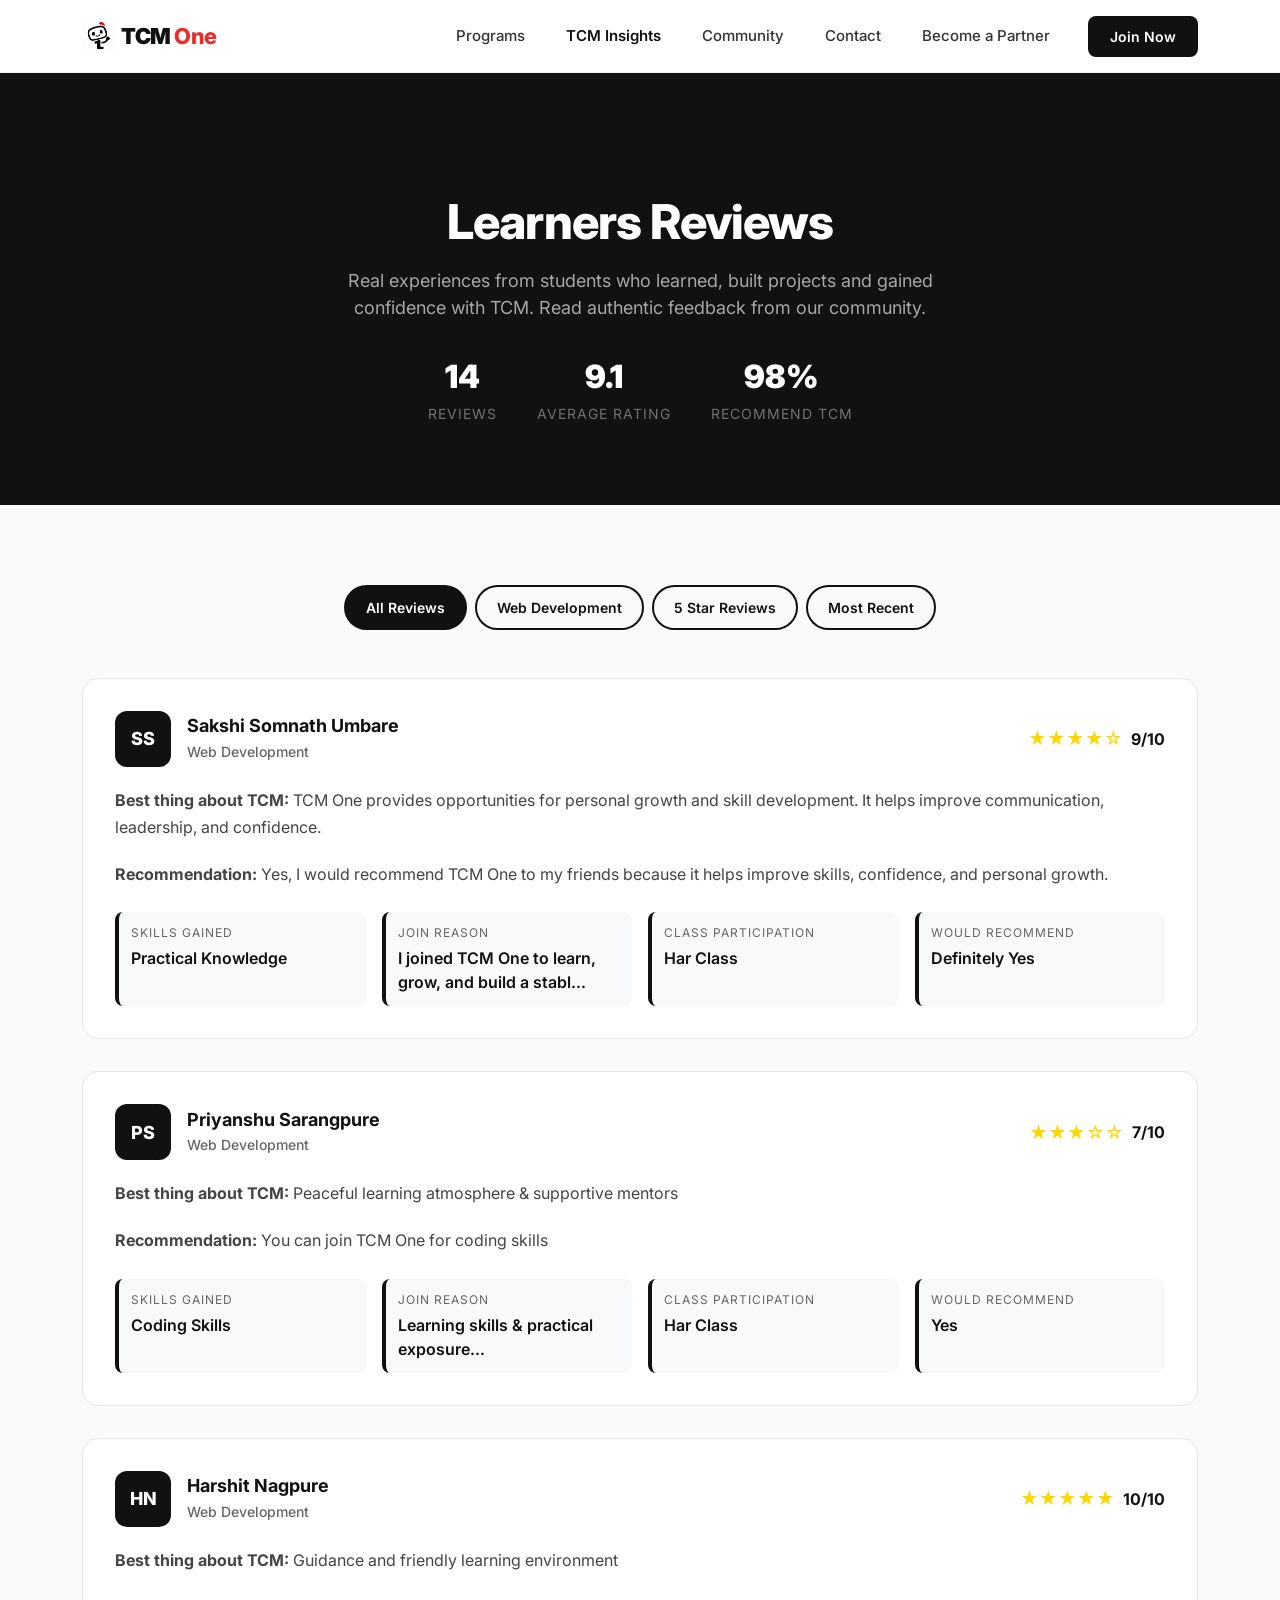
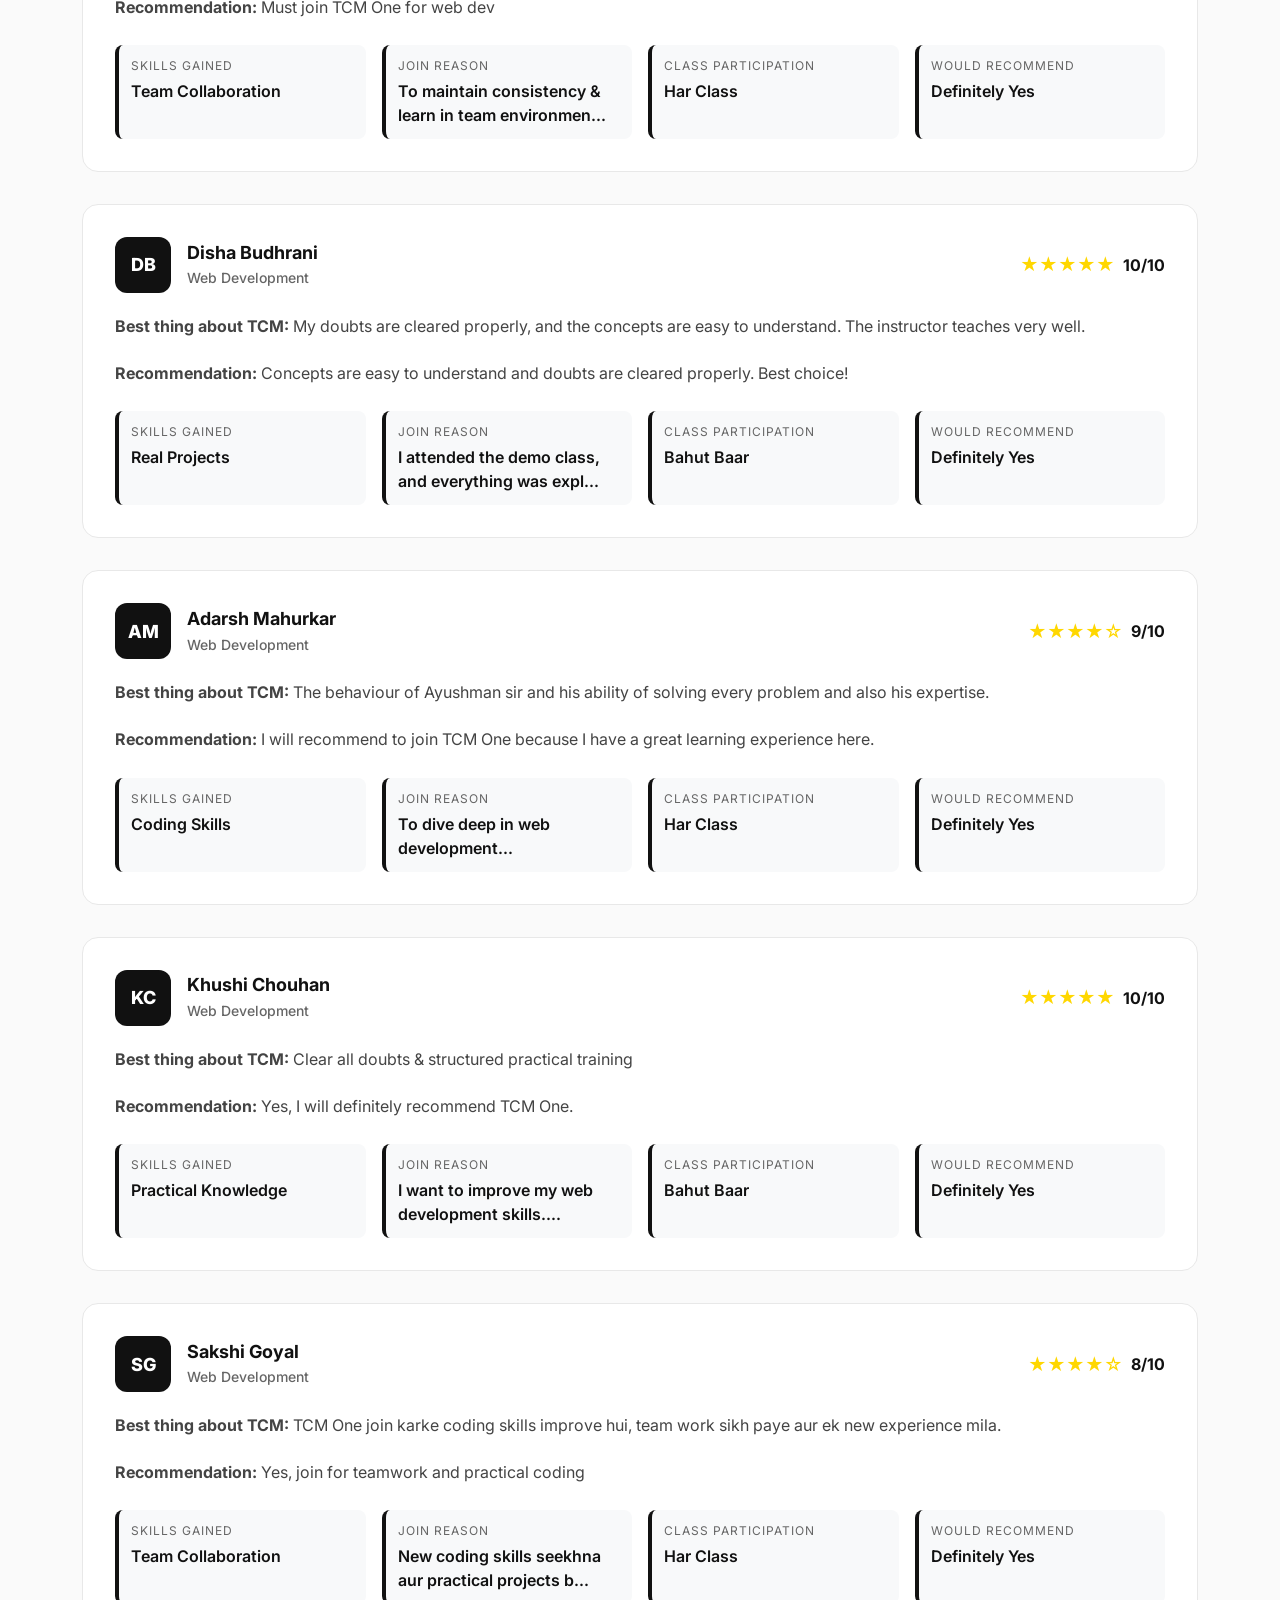
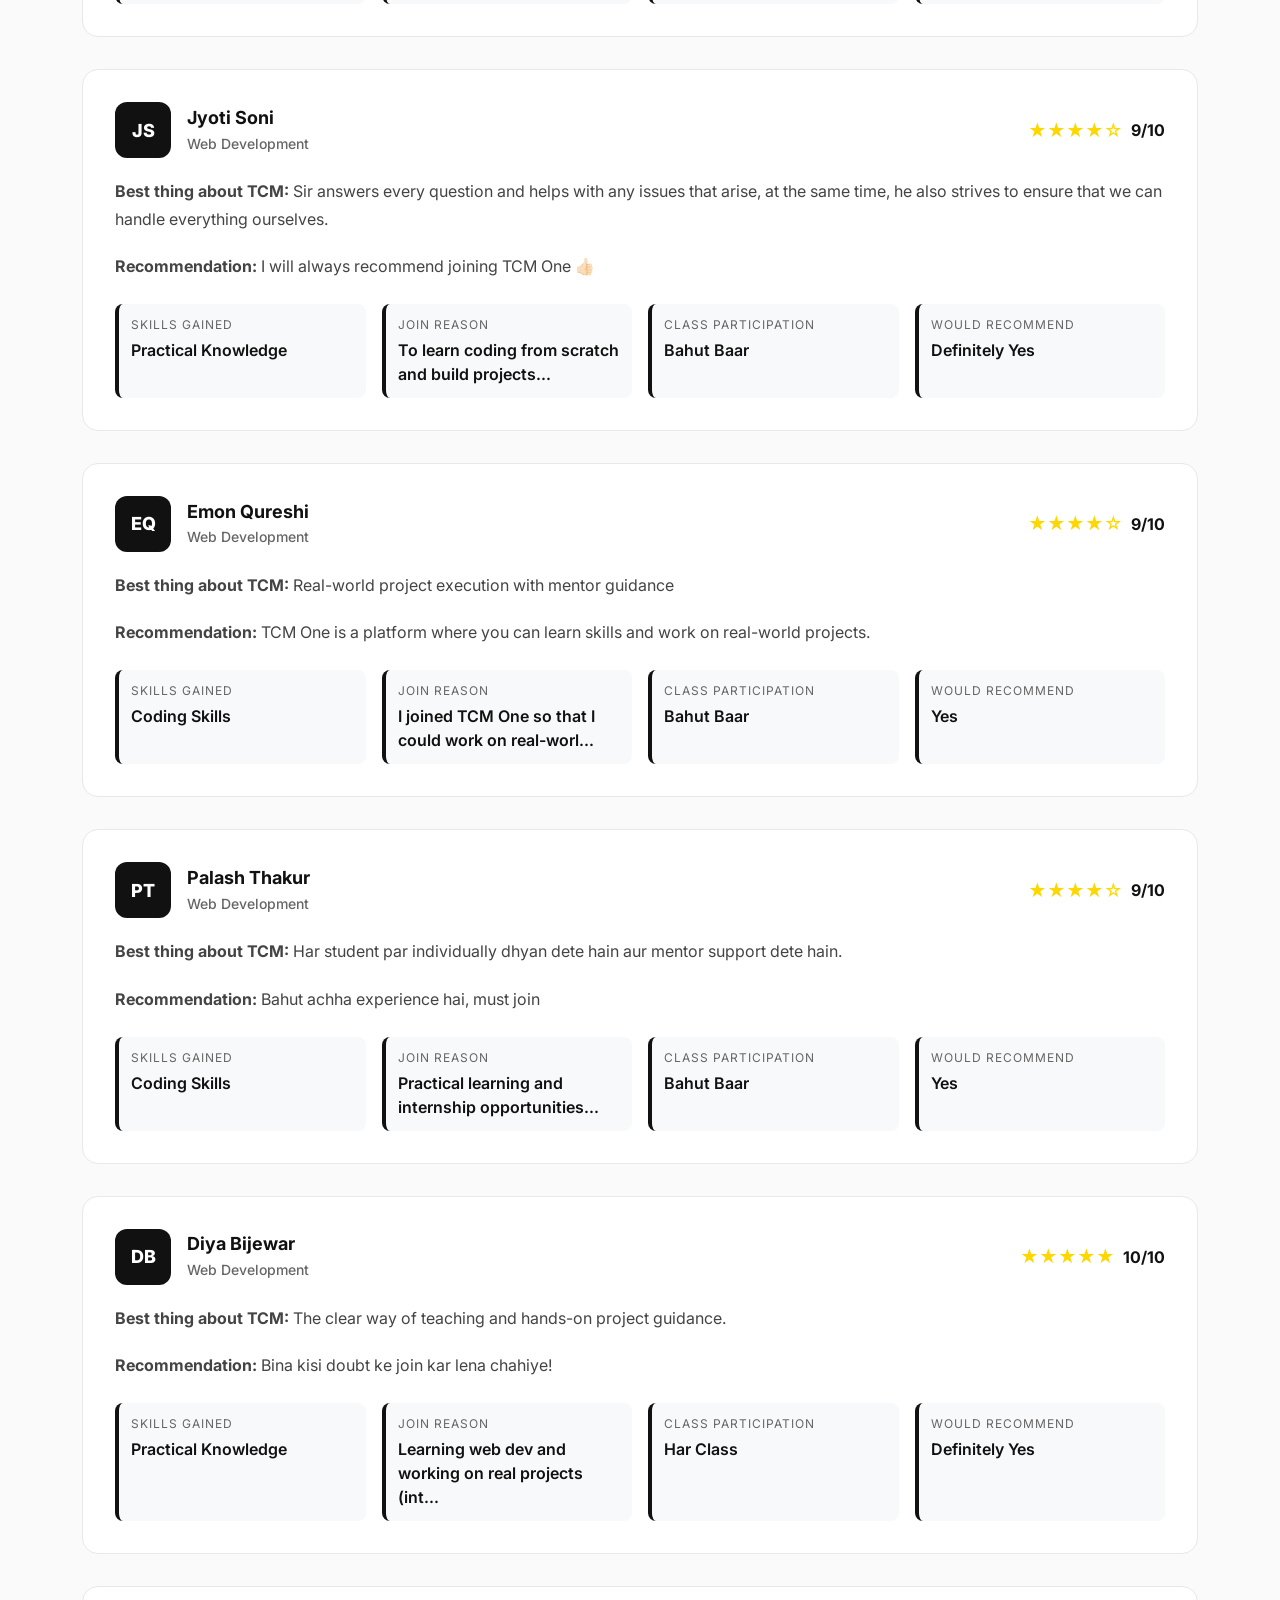
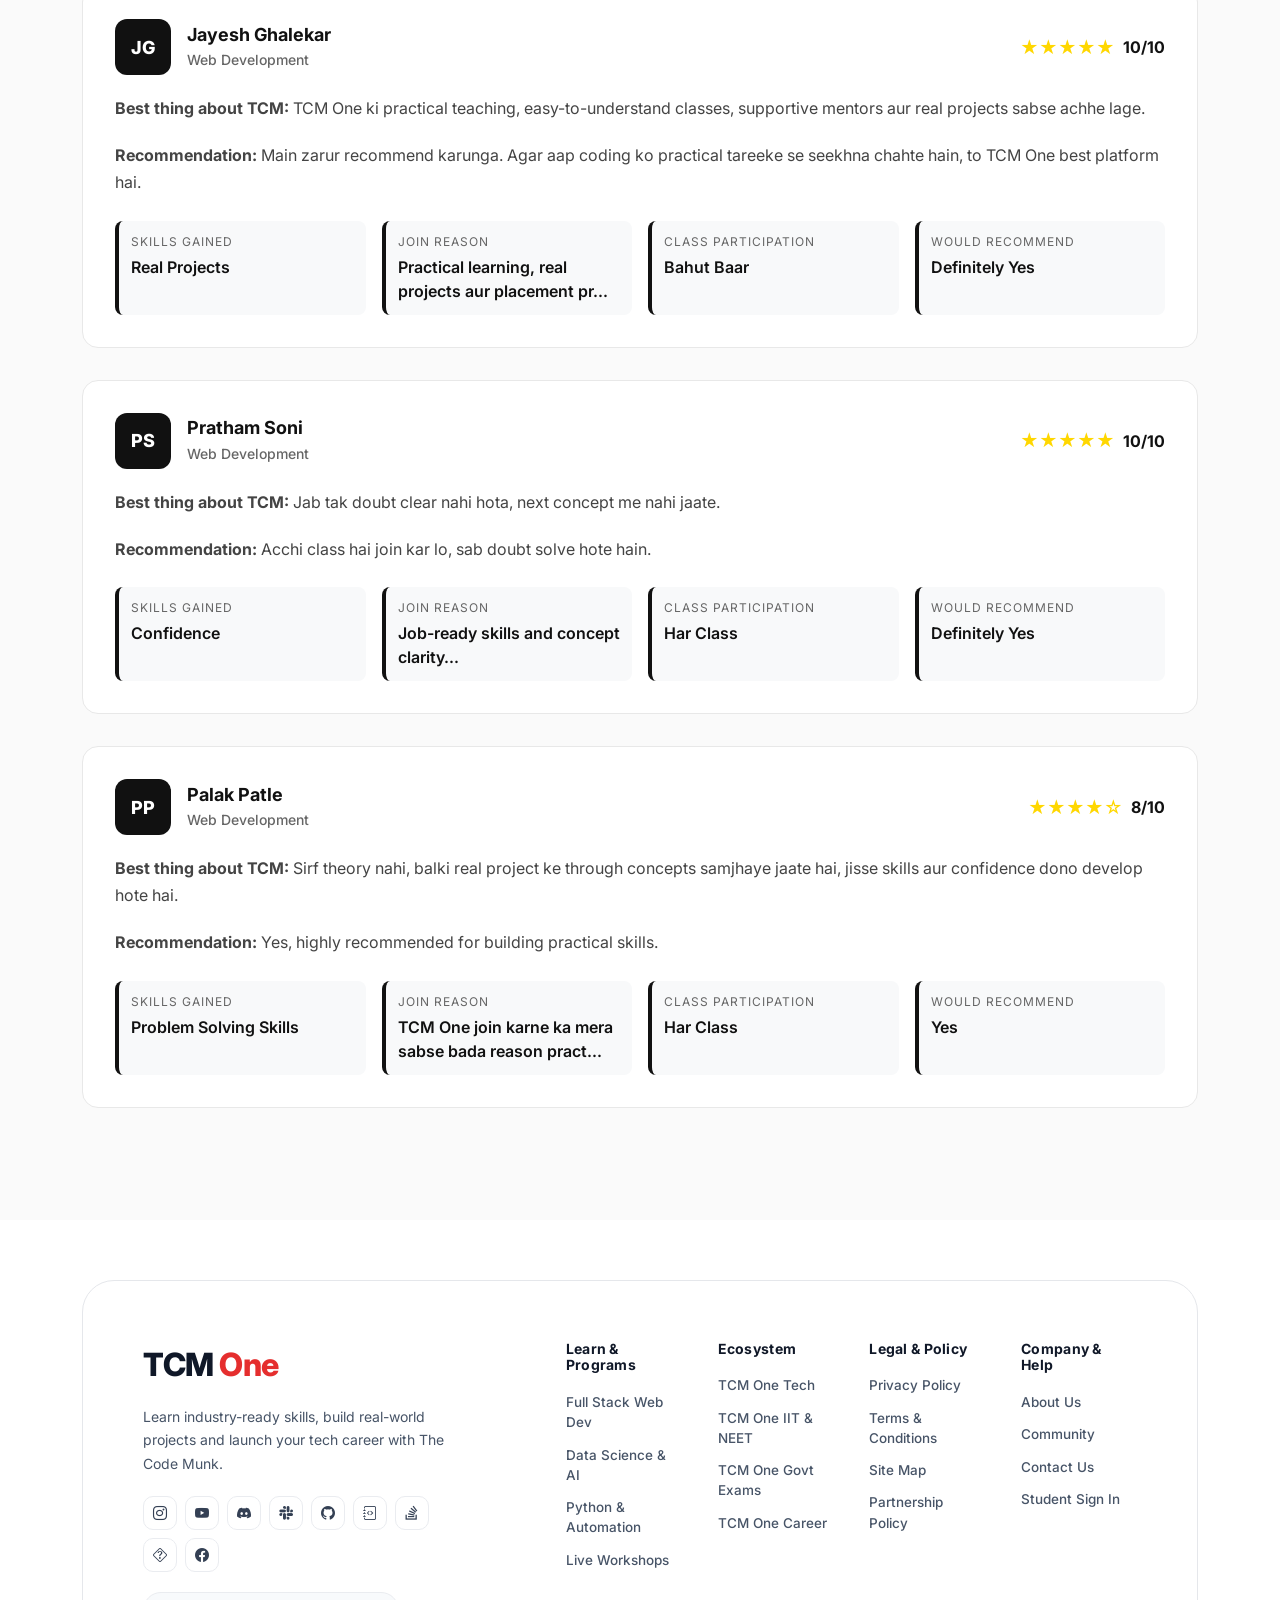
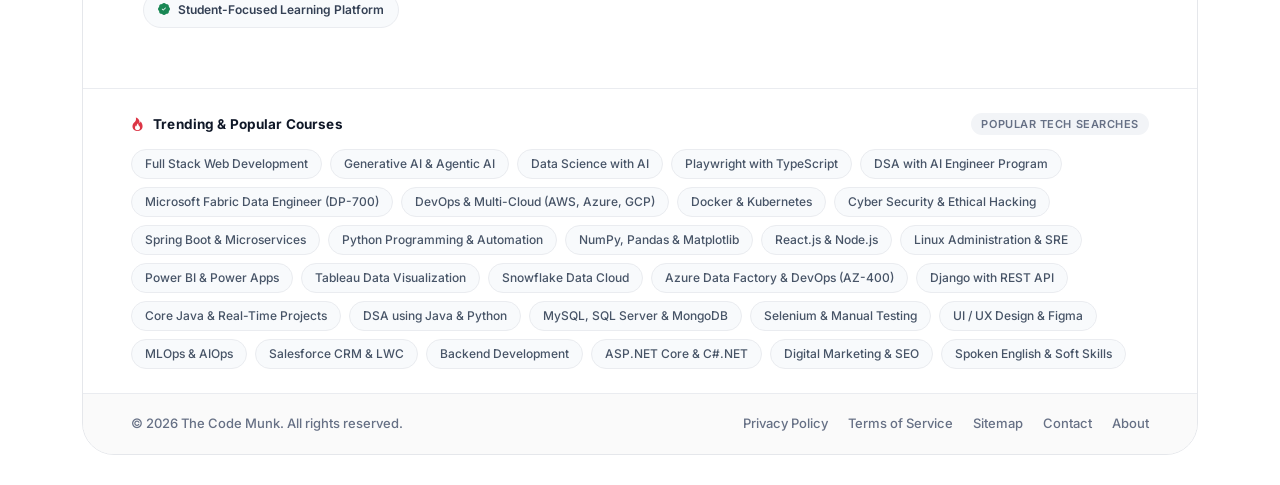
<file: learners-reviews.html>
<!DOCTYPE html>
<html lang="en">
<head>
    <meta charset="UTF-8">
    <meta name="viewport" content="width=device-width, initial-scale=1.0">
    <!-- Favicon & App Icons -->
    <link rel="icon" type="image/svg+xml" href="favicon.svg">
    <link rel="icon" type="image/png" sizes="32x32" href="favicon.png">
    <link rel="shortcut icon" href="favicon.ico">
    <link rel="apple-touch-icon" sizes="180x180" href="assets/logo.png">
    <meta name="description" content="Real student reviews and feedback from TCM learners. See what students say about our web development courses, mentorship and practical learning approach.">
    <meta name="keywords" content="student reviews, TCM feedback, web development course reviews, coding bootcamp reviews">
    <meta name="author" content="TCM - Talent & Career Mission">
    
    <!-- Open Graph -->
    <meta property="og:type" content="website">
    <meta property="og:site_name" content="TCM - Talent & Career Mission">
    <meta property="og:url" content="https://thecodemunk.in/learners-reviews">
    <meta property="og:title" content="Student Reviews - TCM Learners Feedback">
    <meta property="og:description" content="Real experiences from students who learned web development, gained confidence and built real projects with TCM.">
    <meta property="og:image" content="https://thecodemunk.in/assets/tcm-og-default.svg">
    
    <title>Learners Reviews - TCM Student Feedback</title>
    
    <link href="https://cdn.jsdelivr.net/npm/bootstrap@5.3.3/dist/css/bootstrap.min.css" rel="stylesheet">
    <link rel="stylesheet" href="https://cdn.jsdelivr.net/npm/bootstrap-icons@1.11.3/font/bootstrap-icons.min.css">
    <link rel="stylesheet" href="./assets/style.css">
    <link rel="stylesheet" href="./assets/hero-effects.css">
    <link rel="stylesheet" href="./assets/skeleton.css">
    <link rel="stylesheet" href="./assets/auth.css">
    
    <style>
        /* Reviews Page - Black & White Theme */
        .reviews-hero {
            padding: 120px 0 80px;
            background: #111;
            color: white;
            text-align: center;
        }
        
        .reviews-hero h1 {
            font-size: 48px;
            font-weight: 800;
            margin-bottom: 16px;
            letter-spacing: -0.02em;
            color: white;
        }
        
        .reviews-hero p {
            font-size: 18px;
            opacity: 0.8;
            max-width: 600px;
            margin: 0 auto;
            color: #ccc;
        }
        
        .reviews-stats {
            display: flex;
            gap: 40px;
            justify-content: center;
            margin-top: 32px;
            flex-wrap: wrap;
        }
        
        .stat-item {
            text-align: center;
        }
        
        .stat-number {
            font-size: 32px;
            font-weight: 900;
            display: block;
            color: white;
        }
        
        .stat-label {
            font-size: 14px;
            opacity: 0.7;
            text-transform: uppercase;
            letter-spacing: 1px;
            color: #999;
        }
        
        .reviews-container {
            padding: 80px 0;
            background: #fafafa;
        }
        
        .review-detailed-card {
            background: white;
            border: 1px solid #e8e8e8;
            border-radius: 16px;
            padding: 32px;
            margin-bottom: 32px;
            transition: all 0.3s ease;
        }
        
        .review-detailed-card:hover {
            transform: translateY(-4px);
            box-shadow: 0 20px 60px rgba(0,0,0,0.1);
            border-color: #ddd;
        }
        
        .review-header {
            display: flex;
            align-items: center;
            gap: 16px;
            margin-bottom: 20px;
        }
        
        .review-avatar {
            width: 56px;
            height: 56px;
            border-radius: 12px;
            background: #111;
            display: flex;
            align-items: center;
            justify-content: center;
            color: white;
            font-weight: 800;
            font-size: 18px;
        }
        
        .review-user-info h4 {
            margin: 0 0 4px 0;
            font-size: 18px;
            font-weight: 700;
            color: #111;
        }
        
        .review-course {
            color: #666;
            font-size: 14px;
            font-weight: 500;
        }
        
        .review-rating {
            margin-left: auto;
            display: flex;
            align-items: center;
            gap: 8px;
        }
        
        .stars {
            color: #ffd700;
            font-size: 18px;
        }
        
        .rating-score {
            font-weight: 700;
            color: #111;
        }
        
        .review-content {
            line-height: 1.7;
            color: #444;
            font-size: 16px;
            margin-bottom: 20px;
        }
        
        .review-highlights {
            display: grid;
            grid-template-columns: repeat(auto-fit, minmax(200px, 1fr));
            gap: 16px;
            margin-top: 24px;
        }
        
        .highlight-item {
            padding: 12px;
            background: #f8f9fa;
            border-radius: 8px;
            border-left: 4px solid #111;
        }
        
        .highlight-label {
            font-size: 12px;
            text-transform: uppercase;
            color: #666;
            letter-spacing: 1px;
            margin-bottom: 4px;
        }
        
        .highlight-text {
            font-weight: 600;
            color: #111;
        }
        
        .filter-tabs {
            display: flex;
            gap: 8px;
            justify-content: center;
            margin-bottom: 48px;
            flex-wrap: wrap;
        }
        
        .filter-tab {
            background: transparent;
            border: 2px solid #111;
            color: #111;
            padding: 10px 20px;
            border-radius: 25px;
            font-weight: 600;
            transition: all 0.3s ease;
            cursor: pointer;
            font-size: 14px;
        }
        
        .filter-tab.active,
        .filter-tab:hover {
            background: #111;
            color: white;
        }
        
        .loading-spinner {
            text-align: center;
            padding: 60px;
            color: #666;
        }
        
        .loading-spinner i {
            font-size: 32px;
            animation: spin 1s linear infinite;
            color: #111;
        }
        
        /* Section styling to match website */
        .section-header {
            text-align: center;
            margin-bottom: 48px;
        }
        
        .section-tag {
            display: inline-block;
            padding: 8px 16px;
            background: #111;
            color: white;
            font-size: 12px;
            font-weight: 800;
            letter-spacing: 1px;
            text-transform: uppercase;
            border-radius: 20px;
            margin-bottom: 16px;
        }
        
        .section-title {
            font-size: 42px;
            font-weight: 800;
            color: #111;
            margin-bottom: 16px;
            line-height: 1.2;
        }
        
        .section-description {
            color: #666;
            font-size: 18px;
            max-width: 600px;
            margin: 0 auto;
        }
        
        @keyframes spin {
            to { transform: rotate(360deg); }
        }
        
        @media (max-width: 768px) {
            .reviews-hero {
                padding: 80px 0 60px;
            }
            
            .reviews-hero h1 {
                font-size: 32px;
            }
            
            .reviews-stats {
                gap: 20px;
                flex-wrap: wrap;
            }
            
            .review-detailed-card {
                padding: 20px;
            }
            
            .review-header {
                flex-direction: column;
                text-align: center;
                gap: 12px;
            }
            
            .review-rating {
                margin-left: 0;
            }
        }
    </style>
</head>
<body>
    <!-- Header -->
        <!-- ===== HEADER ===== -->
    <header class="header">
        <div class="container">
            <nav class="navbar navbar-expand-lg p-0">
                <a class="navbar-brand logo" href="index.html">
                    <img src="./assets/logo.png" alt="TCM One Logo" class="logo-img">
                    <span class="logo-text">TCM <span class="logo-one">One</span></span>
                </a>

                <button class="navbar-toggler border-0 shadow-none" type="button" data-bs-toggle="collapse"
                    data-bs-target="#navbarMenu" aria-controls="navbarMenu" aria-expanded="false" aria-label="Toggle navigation">
                    <i class="bi bi-list"></i>
                </button>

                <div class="collapse navbar-collapse justify-content-end" id="navbarMenu">
                    <ul class="navbar-nav align-items-lg-center">
                        <li class="nav-item">
                            <a class="nav-link" href="programs.html">Programs</a>
                        </li>
                        <li class="nav-item">
                            <a class="nav-link active-nav" href="insights.html">TCM Insights</a>
                        </li>
                        <li class="nav-item">
                            <a class="nav-link" href="community.html">Community</a>
                        </li>
                        <li class="nav-item">
                            <a class="nav-link" href="contact.html">Contact</a>
                        </li>
                        <li class="nav-item">
                            <a class="nav-link" href="partner.html">Become a Partner</a>
                        </li>
                        <li class="nav-item">
                            <a href="https://app.thecodemunk.in" class="join-btn">Join Now</a>
                        </li>
                    </ul>
                </div>
            </nav>
        </div>
    </header>

    <!-- Hero Section -->
    <section class="reviews-hero">
        <div class="container">
            <h1>Learners Reviews</h1>
            <p>Real experiences from students who learned, built projects and gained confidence with TCM. Read authentic feedback from our community.</p>
            
            <div class="reviews-stats">
                <div class="stat-item">
                    <span class="stat-number" id="total-reviews">0</span>
                    <span class="stat-label">Reviews</span>
                </div>
                <div class="stat-item">
                    <span class="stat-number" id="avg-rating">0.0</span>
                    <span class="stat-label">Average Rating</span>
                </div>
                <div class="stat-item">
                    <span class="stat-number">98%</span>
                    <span class="stat-label">Recommend TCM</span>
                </div>
            </div>
        </div>
    </section>

    <!-- Reviews Container -->
    <section class="reviews-container">
        <div class="container">
            <!-- Filter Tabs -->
            <div class="filter-tabs">
                <button class="filter-tab active" data-filter="all">All Reviews</button>
                <button class="filter-tab" data-filter="Web Development">Web Development</button>
                <button class="filter-tab" data-filter="high-rating">5 Star Reviews</button>
                <button class="filter-tab" data-filter="recent">Most Recent</button>
            </div>

            <!-- Loading State -->
            <div id="loading-state" class="loading-spinner">
                <i class="bi bi-arrow-clockwise"></i>
                <p style="margin-top: 16px;">Loading student reviews...</p>
            </div>

            <!-- Reviews Grid -->
            <div id="reviews-grid" style="display: none;">
                <!-- Reviews will be populated here -->
            </div>
        </div>
    </section>
    <!-- Footer -->
        <!-- ========== FOOTER ========== -->
    <footer class="footer">
        <div class="container">
            <div class="footer-card">
                <div class="footer-top">

                    <!-- Brand Column -->
                    <div class="footer-brand">
                        <a href="index.html" class="footer-logo">TCM <span class="logo-one">One</span></a>
                        <p>
                            Learn industry-ready skills, build real-world projects and launch your tech career with The Code Munk.
                        </p>
                        <div class="footer-social">
                            <a href="https://www.instagram.com/tcmoneindia?igsi=ZDdmM2xxZjNwNXIw&amp;utm_source=qr" target="_blank" rel="noopener" title="Instagram"><i class="bi bi-instagram"></i></a>
                            <a href="https://youtube.com/@tcmoneindia?si=8K2zGA0ki3LWJt7g" target="_blank" rel="noopener" title="YouTube"><i class="bi bi-youtube"></i></a>
                            <a href="https://discord.gg/ERrrxgePj" target="_blank" rel="noopener" title="Discord"><i class="bi bi-discord"></i></a>
                            <a href="https://tcmone.slack.com/archives/D0BUKS3K38F" target="_blank" rel="noopener" title="Slack"><i class="bi bi-slack"></i></a>
                            <a href="https://github.com/tcmone" target="_blank" rel="noopener" title="GitHub"><i class="bi bi-github"></i></a>
                            <a href="https://dev.to/tcmone" target="_blank" rel="noopener" title="Dev.to"><i class="bi bi-journal-code"></i></a>
                            <a href="https://stackoverflow.com/users/33091425/tcmone" target="_blank" rel="noopener" title="Stack Overflow"><i class="bi bi-stack-overflow"></i></a>
                            <a href="https://tcmonesspace.quora.com/?ch=17&amp;oid=8193858&amp;share=396067ef&amp;srid=5IUClU&amp;target_type=tribe" target="_blank" rel="noopener" title="Quora"><i class="bi bi-question-diamond"></i></a>
                            <a href="https://www.facebook.com/share/1e8RrFuVeD/?mibextid=wwXIfr" target="_blank" rel="noopener" title="Facebook"><i class="bi bi-facebook"></i></a>
                        </div>
                        <div class="footer-tag">
                            <i class="bi bi-patch-check-fill text-success"></i>
                            Student-Focused Learning Platform
                        </div>
                    </div>

                    <!-- Navigation Links Columns -->
                    <div class="footer-links">

                        <div class="footer-column">
                            <h4>Learn &amp; Programs</h4>
                            <a href="programs.html">Full Stack Web Dev</a>
                            <a href="programs.html">Data Science &amp; AI</a>
                            <a href="programs.html">Python &amp; Automation</a>
                            <a href="programs.html">Live Workshops</a>
                        </div>

                        <div class="footer-column">
                            <h4>Ecosystem</h4>
                            <a href="index.html#verticals">TCM One Tech</a>
                            <a href="index.html#verticals">TCM One IIT &amp; NEET</a>
                            <a href="index.html#verticals">TCM One Govt Exams</a>
                            <a href="index.html#verticals">TCM One Career</a>
                        </div>

                        <div class="footer-column">
                            <h4>Legal &amp; Policy</h4>
                            <a href="privacy.html">Privacy Policy</a>
                            <a href="terms.html">Terms &amp; Conditions</a>
                            <a href="sitemap.html">Site Map</a>
                            <a href="partner.html">Partnership Policy</a>
                        </div>

                        <div class="footer-column">
                            <h4>Company &amp; Help</h4>
                            <a href="insights.html">About Us</a>
                            <a href="community.html">Community</a>
                            <a href="contact.html">Contact Us</a>
                            <a href="https://app.thecodemunk.in">Student Sign In</a>
                        </div>

                    </div>
                </div>

                <!-- Footer Bottom Strip -->
                <!-- Trending & Popular Courses (SEO Keywords) -->
                <div class="footer-trending-seo">
                    <div class="footer-seo-header">
                        <span class="footer-seo-title"><i class="bi bi-fire text-danger"></i> Trending &amp; Popular Courses</span>
                        <span class="footer-seo-badge">Popular Tech Searches</span>
                    </div>
                    <div class="footer-seo-tags">
                        <a href="programs.html">Full Stack Web Development</a>
                        <a href="programs.html">Generative AI &amp; Agentic AI</a>
                        <a href="programs.html">Data Science with AI</a>
                        <a href="programs.html">Playwright with TypeScript</a>
                        <a href="programs.html">DSA with AI Engineer Program</a>
                        <a href="programs.html">Microsoft Fabric Data Engineer (DP-700)</a>
                        <a href="programs.html">DevOps &amp; Multi-Cloud (AWS, Azure, GCP)</a>
                        <a href="programs.html">Docker &amp; Kubernetes</a>
                        <a href="programs.html">Cyber Security &amp; Ethical Hacking</a>
                        <a href="programs.html">Spring Boot &amp; Microservices</a>
                        <a href="programs.html">Python Programming &amp; Automation</a>
                        <a href="programs.html">NumPy, Pandas &amp; Matplotlib</a>
                        <a href="programs.html">React.js &amp; Node.js</a>
                        <a href="programs.html">Linux Administration &amp; SRE</a>
                        <a href="programs.html">Power BI &amp; Power Apps</a>
                        <a href="programs.html">Tableau Data Visualization</a>
                        <a href="programs.html">Snowflake Data Cloud</a>
                        <a href="programs.html">Azure Data Factory &amp; DevOps (AZ-400)</a>
                        <a href="programs.html">Django with REST API</a>
                        <a href="programs.html">Core Java &amp; Real-Time Projects</a>
                        <a href="programs.html">DSA using Java &amp; Python</a>
                        <a href="programs.html">MySQL, SQL Server &amp; MongoDB</a>
                        <a href="programs.html">Selenium &amp; Manual Testing</a>
                        <a href="programs.html">UI / UX Design &amp; Figma</a>
                        <a href="programs.html">MLOps &amp; AIOps</a>
                        <a href="programs.html">Salesforce CRM &amp; LWC</a>
                        <a href="programs.html">Backend Development</a>
                        <a href="programs.html">ASP.NET Core &amp; C#.NET</a>
                        <a href="programs.html">Digital Marketing &amp; SEO</a>
                        <a href="programs.html">Spoken English &amp; Soft Skills</a>
                    </div>
                </div>

                <div class="footer-bottom">
                    <p>&copy; 2026 The Code Munk. All rights reserved.</p>
                    <div class="footer-bottom-links">
                        <a href="privacy.html">Privacy Policy</a>
                        <a href="terms.html">Terms of Service</a>
                        <a href="sitemap.html">Sitemap</a>
                        <a href="contact.html">Contact</a>
                        <a href="insights.html">About</a>
                    </div>
                </div>
            </div>
        </div>
    </footer>
    <script src="https://cdn.jsdelivr.net/npm/bootstrap@5.3.7/dist/js/bootstrap.bundle.min.js"></script>
    <script src="./assets/auth.js"></script>
    
    <script>
        // Student Reviews Data (from Real Survey Sheet)
        const reviewsData = [
            {
                name: "Sakshi Somnath Umbare",
                course: "Web Development",
                rating: 9,
                beforeTCM: "Live mentor support nahi tha.",
                joinReason: "I joined TCM One to learn, grow, and build a stable source of income while helping others succeed.",
                classParticipation: "Har Class",
                gainedSkills: "Practical Knowledge",
                bestThing: "TCM One provides opportunities for personal growth and skill development. It helps improve communication, leadership, and confidence.",
                practicalRating: 9,
                doubtSolving: 10,
                overallExperience: 9,
                improvements: "TCM One can improve by providing more practical training and hands-on sessions.",
                recommendation: "Yes, I would recommend TCM One to my friends because it helps improve skills, confidence, and personal growth.",
                wouldRecommend: "Definitely Yes",
                date: "10/07/2026"
            },
            {
                name: "Priyanshu Sarangpure",
                course: "Web Development", 
                rating: 7,
                beforeTCM: "Practical projects par kaam karne ka mauka nahi milta tha.",
                joinReason: "Learning skills & practical exposure",
                classParticipation: "Har Class",
                gainedSkills: "Coding Skills",
                bestThing: "Peaceful learning atmosphere & supportive mentors",
                practicalRating: 7,
                doubtSolving: 7,
                overallExperience: 7,
                improvements: "Explaining at a steady pace for beginners",
                recommendation: "You can join TCM One for coding skills",
                wouldRecommend: "Yes",
                date: "10/07/2026"
            },
            {
                name: "Harshit Nagpure",
                course: "Web Development",
                rating: 10,
                beforeTCM: "Consistency maintain nahi ho paati thi.",
                joinReason: "To maintain consistency & learn in team environment",
                classParticipation: "Har Class", 
                gainedSkills: "Team Collaboration",
                bestThing: "Guidance and friendly learning environment",
                practicalRating: 10,
                doubtSolving: 10,
                overallExperience: 10,
                improvements: "All things are good",
                recommendation: "Must join TCM One for web dev",
                wouldRecommend: "Definitely Yes",
                date: "10/07/2026"
            },
            {
                name: "Disha Budhrani",
                course: "Web Development",
                rating: 10,
                beforeTCM: "Maine YouTube se padha lekin concepts clear nahi hote the.",
                joinReason: "I attended the demo class, and everything was explained clearly. I understood the concepts well.",
                classParticipation: "Bahut Baar",
                gainedSkills: "Real Projects",
                bestThing: "My doubts are cleared properly, and the concepts are easy to understand. The instructor teaches very well.",
                practicalRating: 10,
                doubtSolving: 10,
                overallExperience: 10,
                improvements: "Everything is good.",
                recommendation: "Concepts are easy to understand and doubts are cleared properly. Best choice!",
                wouldRecommend: "Definitely Yes",
                date: "10/07/2026"
            },
            {
                name: "Adarsh Mahurkar",
                course: "Web Development",
                rating: 9,
                beforeTCM: "Live mentor support nahi tha.",
                joinReason: "To dive deep in web development",
                classParticipation: "Har Class",
                gainedSkills: "Coding Skills", 
                bestThing: "The behaviour of Ayushman sir and his ability of solving every problem and also his expertise.",
                practicalRating: 10,
                doubtSolving: 10,
                overallExperience: 9,
                improvements: "Providing recorded lectures as well.",
                recommendation: "I will recommend to join TCM One because I have a great learning experience here.",
                wouldRecommend: "Definitely Yes",
                date: "10/07/2026"
            },
            {
                name: "Khushi Chouhan",
                course: "Web Development",
                rating: 10,
                beforeTCM: "Proper roadmap nahi tha.",
                joinReason: "I want to improve my web development skills.",
                classParticipation: "Bahut Baar",
                gainedSkills: "Practical Knowledge",
                bestThing: "Clear all doubts & structured practical training",
                practicalRating: 10,
                doubtSolving: 10,
                overallExperience: 10,
                improvements: "All perfect",
                recommendation: "Yes, I will definitely recommend TCM One.",
                wouldRecommend: "Definitely Yes",
                date: "10/07/2026"
            },
            {
                name: "Sakshi Goyal",
                course: "Web Development", 
                rating: 8,
                beforeTCM: "Consistency maintain nahi ho paati thi.",
                joinReason: "New coding skills seekhna aur practical projects banana",
                classParticipation: "Har Class",
                gainedSkills: "Team Collaboration",
                bestThing: "TCM One join karke coding skills improve hui, team work sikh paye aur ek new experience mila.",
                practicalRating: 8,
                doubtSolving: 10,
                overallExperience: 8,
                improvements: "Recorded lectures access",
                recommendation: "Yes, join for teamwork and practical coding",
                wouldRecommend: "Definitely Yes",
                date: "10/07/2026"
            },
            {
                name: "Jyoti Soni",
                course: "Web Development",
                rating: 9,
                beforeTCM: "Coding me confidence ki kami thi.",
                joinReason: "To learn coding from scratch and build projects",
                classParticipation: "Bahut Baar", 
                gainedSkills: "Practical Knowledge",
                bestThing: "Sir answers every question and helps with any issues that arise, at the same time, he also strives to ensure that we can handle everything ourselves.",
                practicalRating: 9,
                doubtSolving: 10,
                overallExperience: 9,
                improvements: "Everything is well managed.",
                recommendation: "I will always recommend joining TCM One 👍🏻",
                wouldRecommend: "Definitely Yes",
                date: "10/07/2026"
            },
            {
                name: "Emon Qureshi",
                course: "Web Development",
                rating: 9,
                beforeTCM: "Consistency maintain nahi ho paati thi.",
                joinReason: "I joined TCM One so that I could work on real-world projects alongside developing my skills.",
                classParticipation: "Bahut Baar",
                gainedSkills: "Coding Skills",
                bestThing: "Real-world project execution with mentor guidance",
                practicalRating: 9,
                doubtSolving: 9, 
                overallExperience: 9,
                improvements: "Online class connectivity optimization",
                recommendation: "TCM One is a platform where you can learn skills and work on real-world projects.",
                wouldRecommend: "Yes",
                date: "10/07/2026"
            },
            {
                name: "Palash Thakur",
                course: "Web Development",
                rating: 9,
                beforeTCM: "Consistency maintain nahi ho paati thi.",
                joinReason: "Practical learning and internship opportunities",
                classParticipation: "Bahut Baar",
                gainedSkills: "Coding Skills",
                bestThing: "Har student par individually dhyan dete hain aur mentor support dete hain.",
                practicalRating: 9,
                doubtSolving: 9,
                overallExperience: 9,
                improvements: "All good",
                recommendation: "Bahut achha experience hai, must join",
                wouldRecommend: "Yes",
                date: "10/07/2026"
            },
            {
                name: "Diya Bijewar",
                course: "Web Development",
                rating: 10,
                beforeTCM: "Practical projects par kaam karne ka mauka nahi milta tha.",
                joinReason: "Learning web dev and working on real projects (internship)",
                classParticipation: "Har Class",
                gainedSkills: "Practical Knowledge",
                bestThing: "The clear way of teaching and hands-on project guidance.",
                practicalRating: 9,
                doubtSolving: 9,
                overallExperience: 10,
                improvements: "All things are good",
                recommendation: "Bina kisi doubt ke join kar lena chahiye!",
                wouldRecommend: "Definitely Yes",
                date: "10/07/2026"
            },
            {
                name: "Jayesh Ghalekar",
                course: "Web Development",
                rating: 10,
                beforeTCM: "Maine YouTube se padha lekin concepts clear nahi hote the.",
                joinReason: "Practical learning, real projects aur placement preparation ke liye TCM One join kiya.",
                classParticipation: "Bahut Baar",
                gainedSkills: "Real Projects",
                bestThing: "TCM One ki practical teaching, easy-to-understand classes, supportive mentors aur real projects sabse achhe lage.",
                practicalRating: 10,
                doubtSolving: 10,
                overallExperience: 10,
                improvements: "More mock interviews & live industry projects",
                recommendation: "Main zarur recommend karunga. Agar aap coding ko practical tareeke se seekhna chahte hain, to TCM One best platform hai.",
                wouldRecommend: "Definitely Yes",
                date: "10/07/2026"
            },
            {
                name: "Pratham Soni",
                course: "Web Development",
                rating: 10,
                beforeTCM: "Maine YouTube se padha lekin concepts clear nahi hote the.",
                joinReason: "Job-ready skills and concept clarity",
                classParticipation: "Har Class",
                gainedSkills: "Confidence",
                bestThing: "Jab tak doubt clear nahi hota, next concept me nahi jaate.",
                practicalRating: 10,
                doubtSolving: 10,
                overallExperience: 10,
                improvements: "Daily coding tasks",
                recommendation: "Acchi class hai join kar lo, sab doubt solve hote hain.",
                wouldRecommend: "Definitely Yes",
                date: "10/07/2026"
            },
            {
                name: "Palak Patle",
                course: "Web Development",
                rating: 8,
                beforeTCM: "Maine YouTube se padha lekin concepts clear nahi hote the.",
                joinReason: "TCM One join karne ka mera sabse bada reason practical learning, real project par kaam karna tha.",
                classParticipation: "Har Class",
                gainedSkills: "Problem Solving Skills",
                bestThing: "Sirf theory nahi, balki real project ke through concepts samjhaye jaate hai, jisse skills aur confidence dono develop hote hai.",
                practicalRating: 7,
                doubtSolving: 8,
                overallExperience: 8,
                improvements: "Personalized feedback & extra live doubt sessions",
                recommendation: "Yes, highly recommended for building practical skills.",
                wouldRecommend: "Yes",
                date: "11/07/2026"
            }
        ];

        // Initialize page
        document.addEventListener('DOMContentLoaded', function() {
            displayReviews(reviewsData);
            updateStats(reviewsData);
            setupFilters();
        });

        function displayReviews(reviews) {
            const grid = document.getElementById('reviews-grid');
            const loading = document.getElementById('loading-state');
            
            // Hide loading, show grid
            loading.style.display = 'none';
            grid.style.display = 'block';
            
            grid.innerHTML = reviews.map(review => createReviewCard(review)).join('');
        }

        function createReviewCard(review) {
            const initials = getInitials(review.name);
            const stars = generateStars(review.rating);
            
            return `
                <div class="review-detailed-card" data-course="${review.course}" data-rating="${review.rating}" data-date="${review.date}">
                    <div class="review-header">
                        <div class="review-avatar">${initials}</div>
                        <div class="review-user-info">
                            <h4>${escapeHtml(review.name)}</h4>
                            <div class="review-course">${escapeHtml(review.course)}</div>
                        </div>
                        <div class="review-rating">
                            <span class="stars">${stars}</span>
                            <span class="rating-score">${review.rating}/10</span>
                        </div>
                    </div>
                    
                    <div class="review-content">
                        <strong>Best thing about TCM:</strong> ${escapeHtml(review.bestThing)}
                    </div>
                    
                    <div class="review-content">
                        <strong>Recommendation:</strong> ${escapeHtml(review.recommendation)}
                    </div>
                    
                    <div class="review-highlights">
                        <div class="highlight-item">
                            <div class="highlight-label">Skills Gained</div>
                            <div class="highlight-text">${escapeHtml(review.gainedSkills)}</div>
                        </div>
                        <div class="highlight-item">
                            <div class="highlight-label">Join Reason</div>
                            <div class="highlight-text">${escapeHtml(review.joinReason.slice(0, 50))}...</div>
                        </div>
                        <div class="highlight-item">
                            <div class="highlight-label">Class Participation</div>
                            <div class="highlight-text">${escapeHtml(review.classParticipation)}</div>
                        </div>
                        <div class="highlight-item">
                            <div class="highlight-label">Would Recommend</div>
                            <div class="highlight-text">${escapeHtml(review.wouldRecommend)}</div>
                        </div>
                    </div>
                </div>
            `;
        }

        function generateStars(rating) {
            const maxStars = 10;
            const percentage = (rating / maxStars) * 5; // Convert to 5-star scale
            const fullStars = Math.floor(percentage);
            const halfStar = percentage % 1 >= 0.5 ? 1 : 0;
            const emptyStars = 5 - fullStars - halfStar;
            
            return '★'.repeat(fullStars) + (halfStar ? '☆' : '') + '☆'.repeat(emptyStars);
        }

        function getInitials(name) {
            return name.split(' ').map(word => word.charAt(0).toUpperCase()).join('').slice(0, 2);
        }

        function escapeHtml(text) {
            const div = document.createElement('div');
            div.textContent = text;
            return div.innerHTML;
        }

        function updateStats(reviews) {
            const totalReviews = reviews.length;
            const avgRating = reviews.reduce((sum, review) => sum + review.rating, 0) / totalReviews;
            
            document.getElementById('total-reviews').textContent = totalReviews;
            document.getElementById('avg-rating').textContent = avgRating.toFixed(1);
        }
        function setupFilters() {
            const filterTabs = document.querySelectorAll('.filter-tab');
            
            filterTabs.forEach(tab => {
                tab.addEventListener('click', function() {
                    // Update active tab
                    filterTabs.forEach(t => t.classList.remove('active'));
                    this.classList.add('active');
                    
                    // Apply filter
                    const filter = this.dataset.filter;
                    applyFilter(filter);
                });
            });
        }

        function applyFilter(filter) {
            let filteredReviews = reviewsData;
            
            switch(filter) {
                case 'Web Development':
                    filteredReviews = reviewsData.filter(review => review.course === 'Web Development');
                    break;
                case 'high-rating':
                    filteredReviews = reviewsData.filter(review => review.rating >= 9);
                    break;
                case 'recent':
                    filteredReviews = [...reviewsData].sort((a, b) => new Date(b.date) - new Date(a.date));
                    break;
                default:
                    filteredReviews = reviewsData;
            }
            
            displayReviews(filteredReviews);
        }
    </script>
</body>
</html>
</file>
<file: assets/style.css>
@import url('https://fonts.googleapis.com/css2?family=Inter:wght@300;400;500;600;700;800&display=swap');

*{
    margin:0;
    padding:0;
    box-sizing:border-box;
}

body{
    font-family:'Inter',sans-serif;
    background:#ffffff;
    color:#111111;
}

/* Header */

.header{
    background:#fff;
    border-bottom:1px solid #f1f1f1;
    padding:14px 0;
    position: sticky;
    top: 0;
    z-index: 1000;
    backdrop-filter: blur(10px);
    background: rgba(255,255,255,.95);
}

.logo{
    display: inline-flex;
    align-items: center;
    gap: 6px;
    font-size:20px;
    font-weight:800;
    color:#111;
    text-decoration:none;
}

/* Text logo */
.logo-text {
    font-size: 22px;
    font-weight: 900;
    color: #111;
    letter-spacing: -0.5px;
    line-height: 1;
}

.logo-one {
    color: #e52e2e !important;
    font-weight: 800;
    background: none !important;
    -webkit-background-clip: initial !important;
    -webkit-text-fill-color: initial !important;
}

.logo-img {
    height: 34px;
    width: auto;
    object-fit: contain;
}

.nav-link{
    color:#333;
    font-size:15px;
    font-weight:500;
    margin-left:25px;
}

.nav-link:hover{
    color:#000;
}

.active-nav,
.nav-link.active-nav {
    color: #111 !important;
    font-weight: 600 !important;
}

.join-btn{
    margin-left:30px;
    background:#111;
    color:#fff;
    text-decoration:none;
    padding:12px 22px;
    font-size:14px;
    font-weight:600;
    border-radius:8px;
}

.join-btn:hover{
    color:#fff;
}

/* Hero */

.hero{
    min-height:calc(100vh - 85px);
    display:flex;
    align-items:center;
    padding:80px 0;
}

.hero-tag{
    display:inline-block;
    font-size:12px;
    letter-spacing:4px;
    font-weight:600;
    color:#888;
    margin-bottom:24px;
}

.hero-title{
    font-size:clamp(3rem,7vw,6rem);
    font-weight:700;
    line-height:1.05;
    letter-spacing:-3px;
    margin-bottom:24px;
}

.hero-description{
    max-width:650px;
    margin:auto;
    color:#666;
    font-size:clamp(1rem,1.5vw,1.15rem);
    line-height:1.9;
}

.hero-buttons{
    margin-top:40px;
    display:flex;
    justify-content:center;
    gap:15px;
    flex-wrap:wrap;
}

.primary-btn,
.secondary-btn{
    text-decoration:none;
    padding:14px 28px;
    font-weight:600;
    display:flex;
    align-items:center;
    gap:10px;
}

.primary-btn{
    background:#111;
    color:#fff;
    border-radius:8px;
}

.primary-btn:hover{
    color:#fff;
}

.secondary-btn{
    border:1px solid #ddd;
    color:#111;
    border-radius:8px;
}

.secondary-btn:hover{
    color:#111;
}

/* Tablet & Mobile Header */

@media(max-width:991px){

    .header {
        padding: 10px 0 !important;
    }

    .header .navbar {
        min-height: 48px !important;
    }

    .logo {
        gap: 6px !important;
    }

    .logo-img {
        height: 30px !important;
        width: auto;
    }

    .logo-text {
        font-size: 19px !important;
    }

    .navbar-toggler {
        padding: 4px 8px !important;
        font-size: 22px !important;
        line-height: 1 !important;
    }

    .navbar-collapse {
        margin-top: 8px;
        padding: 14px 16px;
        background: #ffffff;
        border: 1px solid #eaecf0;
        border-radius: 16px;
        box-shadow: 0 10px 30px rgba(0, 0, 0, 0.08);
        text-align: center;
    }

    .nav-link{
        margin: 6px 0 !important;
        padding: 8px 12px !important;
        font-size: 14px !important;
    }

    .join-btn{
        margin: 10px 0 6px !important;
        padding: 8px 22px !important;
        font-size: 13.5px !important;
        display: inline-block;
    }

    .hero{
        min-height:auto;
        padding:70px 0 50px;
    }
}

/* Mobile */

@media(max-width:576px){

    .logo{
        font-size:18px;
    }

    .hero{
        padding:70px 0;
    }

    .hero-title{
        letter-spacing:-1px;
        line-height:1.1;
    }

    .hero-description{
        font-size:15px;
        line-height:1.8;
    }

    .primary-btn,
    .secondary-btn{
        width:100%;
        max-width:260px;
        justify-content:center;
    }
}


/* Event CSS */
.events-section{
    padding:60px 0;
}

.section-header{
    margin-bottom:50px;
}

.section-tag{
    font-size:12px;
    letter-spacing:4px;
    text-transform:uppercase;
    font-weight:600;
    color:#777;
}

.section-title{
    font-size:clamp(2rem,5vw,3.5rem);
    font-weight:700;
    margin:15px 0;
}

.section-description{
    color:#666;
    max-width:600px;
    margin:auto;
}

/* Tabs */

.event-tabs{
    gap:10px;
    margin-bottom:50px;
}

.event-tabs .nav-link{
    border:1px solid #e5e5e5;
    background:#fff;
    color:#111;
    border-radius:50px;
    padding:10px 20px;
    font-size:14px;
}

.event-tabs .nav-link.active{
    background:#111;
    color:#fff;
}

/* Grid */

.event-grid{
    display:grid;
    grid-template-columns:repeat(2,1fr);
    gap:24px;
}

/* Card */

.event-card{
    border:1px solid #ececec;
    border-radius:24px;
    padding:28px;
    background:#fff;
}

.hidden-event{
    display:none;
}

.live-indicator{
    display:flex;
    align-items:center;
    gap:10px;
    margin-bottom:18px;
    font-size:12px;
    font-weight:600;
    text-transform:uppercase;
    color:#666;
}

.live-dot{
    width:8px;
    height:8px;
    border-radius:50%;
    background:#111;
    animation:blink 1.2s infinite;
}

@keyframes blink{
    50%{
        opacity:.2;
    }
}

.event-card h3{
    font-size:24px;
    font-weight:700;
    margin-bottom:12px;
}

.event-card p{
    color:#666;
    line-height:1.7;
    margin-bottom:20px;
}

/* Seat Layout */

.seat-visual{
    display:grid;
    grid-template-columns:repeat(8,1fr);
    gap:8px;
    max-width:240px;
    margin-bottom:12px;
}

.seat-visual span{
    width:18px;
    height:18px;
    border:1px solid #111;
    border-radius:4px;
}

.seat-visual .filled{
    background:#111;
}

.seat-count{
    font-size:13px;
    color:#666;
    margin-bottom:20px;
}

/* Meta */

.event-meta{
    display:flex;
    gap:18px;
    flex-wrap:wrap;
    margin-bottom:20px;
}

.event-meta span{
    display:flex;
    align-items:center;
    gap:8px;
    color:#666;
    font-size:14px;
}

/* Link */

.event-link{
    color:#111;
    text-decoration:none;
    font-weight:600;
}

.event-link:hover{
    color:#111;
}

/* Load More */

.load-more-wrap{
    text-align:center;
    margin-top:40px;
}

.load-more-btn{
    border:none;
    background:none;
    font-size:15px;
    font-weight:600;
    color:#111;
}

/* Mobile */

@media(max-width:768px){

    .events-section{
        padding:40px 0;
    }

    .event-grid{
        grid-template-columns:1fr;
    }

    .event-card{
        padding:22px;
    }

    .event-card h3{
        font-size:20px;
    }

    .seat-visual{
        max-width:220px;
    }
}


/* Courses Section */

/* =========================
COURSES SECTION
========================= */

.courses-section{
    padding:60px 0;
}

.section-header{
    text-align:center;
    max-width:700px;
    margin:0 auto 50px;
}

.section-tag{
    display:inline-block;
    font-size:12px;
    font-weight:600;
    letter-spacing:3px;
    text-transform:uppercase;
    color:#666;
    margin-bottom:15px;
}

.section-header h2{
    font-size:48px;
    font-weight:700;
    line-height:1.1;
    margin-bottom:15px;
    letter-spacing:-2px;
}

.section-header p{
    font-size:16px;
    color:#666;
    margin:0;
}

/* =========================
TABS
========================= */

.course-tabs{
    gap:12px;
    margin-bottom:50px;
}

.course-tabs .nav-link{
    border:none;
    background:#f5f5f5;
    color:#111;
    border-radius:50px;
    padding:12px 22px;
    font-size:14px;
    font-weight:500;
    white-space:nowrap;
    transition: all 0.2s ease;
}

.course-tabs .nav-link.active{
    background:#111 !important;
    color:#fff !important;
}

/* =========================
GRID
========================= */

.course-grid{
    display:grid;
    grid-template-columns:repeat(3,1fr);
    gap:20px;
}

/* =========================
CARD
========================= */

.course-card{
    border:1px solid #ececec;
    border-radius:24px;
    padding:24px;
    background:#fff;
    transition:.3s ease;

    display:flex;
    flex-direction:column;
}

.course-card:hover{
    transform:translateY(-5px);
    border-color:#d8d8d8;
}

/* Icon */

.course-icon{
    width:52px;
    height:52px;
    border:1px solid #e5e5e5;
    border-radius:14px;

    display:flex;
    align-items:center;
    justify-content:center;

    margin-bottom:18px;
}

.course-icon i{
    font-size:22px;
}

/* Price */

.course-price{
    display:flex;
    align-items:center;
    gap:10px;

    margin-bottom:14px;

    font-size:24px;
    font-weight:700;
    color:#111;
}

.course-price span{
    font-size:14px;
    font-weight:500;
    color:#999;
    text-decoration:line-through;
}

/* Title */

.course-card h3{
    font-size:22px;
    font-weight:600;
    line-height:1.3;
    margin-bottom:12px;
}

/* Description */

.course-card p{
    color:#666;
    line-height:1.7;
    font-size:14px;
    margin-bottom:20px;
}

/* CTA */

.course-card a{
    text-decoration:none;
    color:#111;
    font-weight:600;
    font-size:14px;

    display:flex;
    align-items:center;
    gap:8px;

    margin-top:auto;
}

.course-card a i{
    transition:.3s;
}

.course-card:hover a i{
    transform:translateX(4px);
}

/* =========================
RESPONSIVE
========================= */

@media (max-width: 992px){

    .course-grid{
        grid-template-columns:repeat(2,1fr);
    }

    .section-header h2{
        font-size:38px;
    }

}

@media (max-width: 768px){

    .courses-section{
        padding:40px 0;
    }

    .course-grid{
        grid-template-columns:1fr;
    }

    .section-header h2{
        font-size:32px;
    }

    .course-tabs{
        display: flex !important;
        flex-wrap: nowrap !important;
        overflow-x: auto !important;
        -webkit-overflow-scrolling: touch;
        scrollbar-width: none;
        justify-content: flex-start !important;
        gap: 8px !important;
        margin-bottom: 32px !important;
        padding: 4px 16px !important;
        width: 100% !important;
    }

    .course-tabs::-webkit-scrollbar {
        display: none;
    }

    .course-tabs .nav-item {
        flex-shrink: 0 !important;
    }

    .course-tabs .nav-link{
        padding: 9px 16px !important;
        font-size: 13px !important;
        white-space: nowrap !important;
    }

    .course-card{
        padding:20px;
    }

    .course-price{
        font-size:22px;
    }

}

/* Showcase */

.showcase-section{
    padding:70px 0;
    overflow:hidden;
}

.marquee-wrapper{
    width:100%;
    overflow:hidden;
    margin-top:60px;
}

.marquee-track{
    display:flex;
    gap:20px;
    width:max-content;
    animation:scrollMarquee 30s linear infinite;
}

.showcase-card{
    width:340px;
    height:220px;
    border-radius:24px;
    overflow:hidden;
    flex-shrink:0;
}

.showcase-card img{
    width:100%;
    height:100%;
    object-fit:cover;

    filter:grayscale(100%);
    transition:.5s ease;
}

.showcase-card:hover img{
    filter:grayscale(0%);
    transform:scale(1.08);
}

@keyframes scrollMarquee{

    from{
        transform:translateX(0);
    }

    to{
        transform:translateX(-50%);
    }

}

.showcase-section{
    padding:70px 0;
    overflow:hidden;
    position:relative;
}

.showcase-section .section-header{
    text-align:center;
    max-width:700px;
    margin:0 auto 70px;
}

.showcase-section .section-tag{
    font-size:12px;
    font-weight:600;
    letter-spacing:3px;
    text-transform:uppercase;
    color:#666;
}

.showcase-section h2{
    font-size:48px;
    font-weight:700;
    line-height:1.1;
    margin:15px 0;
    letter-spacing:-2px;
}

.showcase-section p{
    color:#666;
    margin:0;
}

/* Marquee */

.marquee-wrapper{
    overflow:hidden;
    width:100%;
    margin-bottom:20px;
}

.marquee-track{
    display:flex;
    gap:20px;
    width:max-content;
    animation:marqueeLeft 35s linear infinite;
}

.reverse .marquee-track{
    animation:marqueeRight 35s linear infinite;
}

.showcase-card{
    position:relative;
    width:360px;
    height:240px;
    overflow:hidden;
    border-radius:24px;
    flex-shrink:0;
    cursor:pointer;
}

.showcase-card img{
    width:100%;
    height:100%;
    object-fit:cover;

    filter:grayscale(100%);
    transition:.5s ease;
}

.showcase-card:hover img{
    filter:grayscale(0%);
    transform:scale(1.08);
}

.card-label{
    position:absolute;
    left:15px;
    bottom:15px;

    background:rgba(255,255,255,.9);
    backdrop-filter:blur(10px);

    padding:8px 14px;
    border-radius:50px;

    font-size:13px;
    font-weight:600;
    color:#111;
}

/* Fade Edges */

.showcase-section::before,
.showcase-section::after{
    content:"";
    position:absolute;
    top:0;
    width:120px;
    height:100%;
    z-index:10;
    pointer-events:none;
}

.showcase-section::before{
    left:0;
    background:linear-gradient(
        to right,
        #fff,
        transparent
    );
}

.showcase-section::after{
    right:0;
    background:linear-gradient(
        to left,
        #fff,
        transparent
    );
}

/* Animations */

@keyframes marqueeLeft{
    from{
        transform:translateX(0);
    }
    to{
        transform:translateX(-50%);
    }
}

@keyframes marqueeRight{
    from{
        transform:translateX(-50%);
    }
    to{
        transform:translateX(0);
    }
}

/* Mobile */

@media(max-width:768px){

    .showcase-section{
        padding:50px 0;
    }

    .showcase-section h2{
        font-size:32px;
    }

    .showcase-card{
        width:280px;
        height:190px;
    }

    .showcase-section::before,
    .showcase-section::after{
        width:50px;
    }

}


/* Internship */


.career-path-section{
    padding:70px 0;
}

.career-card{
    max-width:1100px;
    margin:auto;

    border:1px solid #ececec;
    border-radius:32px;

    padding:60px;

    text-align:center;
}

.career-badge{
    display:inline-block;

    padding:10px 18px;

    border:1px solid #e5e5e5;
    border-radius:50px;

    font-size:12px;
    font-weight:600;
    letter-spacing:2px;

    margin-bottom:25px;
}

.career-card h2{
    font-size:56px;
    line-height:1.05;
    font-weight:700;
    letter-spacing:-2px;

    max-width:800px;
    margin:0 auto 20px;
}

.career-card p{
    max-width:700px;
    margin:0 auto 50px;

    color:#666;
    line-height:1.8;
}

/* Journey */

.career-journey{
    display:flex;
    align-items:center;
    justify-content:center;

    margin-bottom:50px;
}

.journey-step{
    text-align:center;
    width:220px;
}

.step-icon{
    width:72px;
    height:72px;

    border:1px solid #e5e5e5;
    border-radius:20px;

    display:flex;
    align-items:center;
    justify-content:center;

    margin:auto auto 15px;
}

.step-icon i{
    font-size:28px;
}

.journey-step h4{
    font-size:20px;
    margin-bottom:6px;
}

.journey-step span{
    font-size:14px;
    color:#666;
}

.journey-line{
    width:100px;
    height:1px;
    background:#ddd;
}

/* Features */

.career-features{
    display:grid;
    grid-template-columns:repeat(4,1fr);
    gap:15px;

    margin-bottom:40px;
}

.feature-item{
    border:1px solid #ececec;
    border-radius:16px;

    padding:16px;

    display:flex;
    align-items:center;
    justify-content:center;
    gap:10px;

    font-size:14px;
}

.feature-item i{
    font-size:16px;
}

/* Button */

.career-btn{
    display:inline-flex;
    align-items:center;
    gap:10px;

    text-decoration:none;

    background:#111;
    color:#fff;

    padding:14px 24px;
    border-radius:50px;
}

.career-btn:hover{
    color:#fff;
}

/* Tablet */

@media(max-width:992px){

    .career-card{
        padding:40px;
    }

    .career-card h2{
        font-size:42px;
    }

    .career-features{
        grid-template-columns:repeat(2,1fr);
    }

}

/* Mobile */

@media(max-width:768px){

    .career-path-section{
        padding:50px 0;
    }

    .career-card{
        padding:30px 20px;
        border-radius:24px;
    }

    .career-card h2{
        font-size:32px;
    }

    .career-journey{
        flex-direction:column;
        gap:20px;
    }

    .journey-line{
        width:1px;
        height:40px;
    }

    .journey-step{
        width:100%;
    }

    .career-features{
        grid-template-columns:1fr;
    }

}

/* Why Us */

.why-tcm-section{
    padding:70px 0;
}

.section-header{
    max-width:800px;
    margin:0 auto 50px;
    text-align:center;
}

.section-badge{
    display:inline-flex;

    padding:10px 18px;

    border:1px solid #e5e5e5;
    border-radius:50px;

    font-size:12px;
    font-weight:600;

    letter-spacing:2px;

    margin-bottom:24px;
}

.section-header h2{
    font-size:58px;
    line-height:1.05;
    font-weight:700;

    letter-spacing:-2px;

    margin-bottom:20px;
}

.section-header p{
    max-width:700px;
    margin:auto;

    color:#666;
    line-height:1.8;
}

/* Timeline */

.why-timeline{
    max-width:900px;
    margin:auto;

    position:relative;
}

.why-timeline::before{
    content:"";
    position:absolute;

    top:0;
    bottom:0;

    left:44px;

    width:1px;

    background:#e5e7eb;
}
.timeline-item{
    display:flex;

    gap:40px;

    position:relative;

    padding-bottom:50px;
}

.timeline-item:last-child{
    padding-bottom:0;
}

.timeline-number{
    min-width:90px;
    width:90px;
    height:90px;

    background:#fff;

    border:1px solid #e8e8e8;
    border-radius:26px;

    display:flex;
    flex-direction:column;

    align-items:center;
    justify-content:center;

    gap:6px;

    position:relative;
    z-index:2;

    transition:.3s ease;
}

.timeline-number span{
    font-size:12px;
    font-weight:700;

    color:#888;

    letter-spacing:2px;
}

.timeline-number i{
    font-size:24px;
}

.timeline-content{
    flex:1;

    padding:32px;

    border:1px solid #ececec;
    border-radius:28px;

    background:#fff;

    transition:.3s ease;
}

.mini-tag{
    display:inline-flex;

    padding:7px 14px;

    border-radius:50px;

    background:#f7f7f7;

    font-size:12px;
    font-weight:600;

    margin-bottom:16px;
}

.timeline-content h3{
    font-size:26px;
    margin-bottom:12px;
}

.timeline-content p{
    color:#666;
    line-height:1.8;
}

.timeline-item:hover .timeline-number{
    transform:translateY(-4px);

    box-shadow:
    0 15px 35px rgba(0,0,0,.08);
}

.timeline-item:hover .timeline-content{
    transform:translateY(-4px);

    box-shadow:
    0 15px 35px rgba(0,0,0,.05);
}

@media(max-width:768px){

    .timeline-item{
        gap:16px;
        align-items:flex-start;
    }

    .timeline-content{
        width:100%;
        padding:18px;
    }

    .timeline-content h3{
        font-size:18px;
        line-height:1.3;
    }

    .timeline-content p{
        font-size:14px;
        line-height:1.7;
    }

}
/* Tablet */

@media(max-width:992px){

    .section-header h2{
        font-size:44px;
    }

}


/* Review */

.reviews-section{
    padding:70px 0;
    overflow:hidden;
}

.marquee-wrapper{
    overflow:hidden;
    position:relative;
    margin-bottom:24px;
}

.marquee-wrapper::before,
.marquee-wrapper::after{
    content:"";
    position:absolute;
    top:0;
    bottom:0;
    width:120px;
    z-index:2;
    pointer-events:none;
}

.marquee-wrapper::before{
    left:0;
    background:linear-gradient(to right,#fff,transparent);
}

.marquee-wrapper::after{
    right:0;
    background:linear-gradient(to left,#fff,transparent);
}

.marquee-track{
    display:flex;
    gap:24px;
    width:max-content;

    animation:scrollLeft 35s linear infinite;
}

.reverse .marquee-track{
    animation:scrollRight 35s linear infinite;
}

.marquee-wrapper:hover .marquee-track{
    animation-play-state:paused;
}

.review-card{
    width:380px;
    min-width:380px;

    padding:28px;

    border:1px solid #e5e7eb;
    border-radius:28px;

    background:#fff;

    transition:.3s ease;
}

.review-card:hover{
    transform:translateY(-4px);
    box-shadow:0 10px 30px rgba(0,0,0,.05);
}

.review-badge{
    display:inline-flex;
    align-items:center;
    gap:8px;

    padding:8px 14px;

    background:#f8f8f8;

    border-radius:50px;

    font-size:13px;
    font-weight:600;

    margin-bottom:18px;
}

.review-card p{
    color:#6b7280;
    line-height:1.8;
    margin-bottom:24px;
}

.review-user{
    display:flex;
    align-items:center;
    gap:12px;
}

.avatar{
    width:48px;
    height:48px;

    border-radius:50%;

    background:#f5f5f5;

    display:flex;
    align-items:center;
    justify-content:center;

    font-weight:700;
}

.review-user h5{
    margin:0;
    font-size:15px;
}

.review-user span{
    color:#6b7280;
    font-size:13px;
}

@keyframes scrollLeft{
    from{
        transform:translateX(0);
    }

    to{
        transform:translateX(-50%);
    }
}

@keyframes scrollRight{
    from{
        transform:translateX(-50%);
    }

    to{
        transform:translateX(0);
    }
}

@media(max-width:768px){

    .reviews-section{
        padding:50px 0;
    }

    .review-card{
        width:280px;
        min-width:280px;

        padding:20px;
    }

    .marquee-track{
        gap:16px;
    }

    .marquee-wrapper::before,
    .marquee-wrapper::after{
        width:40px;
    }
}

/* Get in touch */
.career-consultation-section{ padding:70px 0; } .consultation-card{ max-width:820px; margin:auto; padding:60px; background:#fff; border:1px solid #e5e7eb; border-radius:32px; box-shadow: 0 20px 60px rgba(0,0,0,.03); } .consultation-header{ text-align:center; max-width:650px; margin:0 auto 40px; } .consultation-header h2{ font-size:56px; line-height:1.05; letter-spacing:-2px; margin:20px 0; } .consultation-header p{ color:#6b7280; line-height:1.8; max-width:600px; margin:auto; } .trust-pills{ display:flex; justify-content:center; flex-wrap:wrap; gap:12px; margin-top:30px; } .trust-pills span{ display:flex; align-items:center; gap:8px; padding:10px 16px; border:1px solid #e5e7eb; border-radius:50px; font-size:13px; font-weight:600; } .form-row{ display:grid; grid-template-columns:1fr 1fr; gap:20px; } .form-group{ margin-bottom:20px; } .form-group label{ display:block; margin-bottom:10px; font-size:14px; font-weight:600; } .form-group input{ width:100%; height:56px; padding:0 18px; border:1px solid #e5e7eb; border-radius:16px; outline:none; transition:.3s; } .form-group input:focus{ border-color:#111; } .consultation-btn{ width:100%; border:none; background:#111; color:#fff; border-radius:20px; padding:18px 24px; display:flex; align-items:center; justify-content:space-between; cursor:pointer; margin-top:10px; transition:.3s; } .consultation-btn:hover{ transform:translateY(-2px); } .consultation-btn strong{ display:block; text-align:left; font-size:15px; } .consultation-btn span{ display:block; text-align:left; font-size:12px; opacity:.75; margin-top:4px; } .form-note{ text-align:center; color:#6b7280; font-size:13px; margin-top:18px; } @media(max-width:768px){ .career-consultation-section{ padding:80px 0; } .consultation-card{ padding:30px 22px; border-radius:24px; } .consultation-header h2{ font-size:34px; letter-spacing:-1px; } .form-row{ grid-template-columns:1fr; } .trust-pills{ flex-direction:column; align-items:center; } .consultation-btn{ padding:16px 18px; } }

/* Footer */

.footer{
    padding:60px 0 30px;
}

.footer-card{

    border:1px solid #e5e7eb;

    border-radius:32px;

    overflow:hidden;

    background:#fff;
}

.footer-top{

    display:grid;

    grid-template-columns:
    1.2fr 2fr;

    gap:80px;

    padding:60px;
}

.footer-logo{
    font-size:32px;
    font-weight:800;
    color:#101828;
    text-decoration:none;
    margin-bottom:16px;
    display:inline-block;
    letter-spacing: -0.5px;
}

.footer-brand p{
    color:#475467;
    line-height:1.7;
    max-width:320px;
    margin-bottom:20px;
    font-size:14px;
}

.footer-social{
    display:flex;
    flex-wrap: wrap;
    gap:8px;
    margin-bottom:20px;
    max-width: 320px;
}

.footer-social a{
    width:34px;
    height:34px;
    border:1px solid #eaecf0;
    border-radius:10px;
    background:#ffffff;
    display:flex;
    align-items:center;
    justify-content:center;
    color:#344054;
    text-decoration:none;
    font-size:14px;
    transition:all 0.2s cubic-bezier(0.16, 1, 0.3, 1);
}

.footer-social a:hover{
    transform:translateY(-2px);
    background:#101828;
    color:#ffffff;
    border-color:#101828;
    box-shadow:0 4px 12px rgba(16,24,40,0.12);
}

.footer-tag{
    display:inline-flex;
    align-items:center;
    gap:8px;
    padding:8px 14px;
    border:1px solid #eaecf0;
    border-radius:50px;
    font-size:12px;
    font-weight:600;
    color:#344054;
    background:#f8fafc;
}

.footer-links{
    display:grid;
    grid-template-columns: repeat(4, 1fr);
    gap:36px;
}

.footer-column h4{
    margin-bottom:18px;
    font-size:14px;
    font-weight:700;
    color:#101828;
    letter-spacing:0.02em;
}

.footer-column a{
    display:block;
    text-decoration:none;
    color:#475467;
    font-size:13.5px;
    font-weight:500;
    margin-bottom:12px;
    transition:all 0.2s ease;
}

.footer-column a:hover{
    color:#101828;
    transform:translateX(2px);
}

.footer-bottom{
    display:flex;
    align-items:center;
    justify-content:space-between;
    padding:20px 48px;
    border-top:1px solid #eaecf0;
    background:#fafafa;
}

.footer-bottom p{
    margin:0;
    color:#667085;
    font-size:13px;
    font-weight:500;
}

.footer-bottom-links{
    display:flex;
    gap:20px;
}

.footer-bottom-links a{
    color:#667085;
    text-decoration:none;
    font-size:13px;
    font-weight:500;
    transition:color 0.2s ease;
}

.footer-bottom-links a:hover{
    color:#101828;
}

@media(max-width:768px){

    .footer-top{

        grid-template-columns:1fr;

        gap:40px;

        padding:30px 24px;
    }

    .footer-links{

        grid-template-columns:
        repeat(2,1fr);

        gap:30px;
    }

    .footer-bottom{

        flex-direction:column;

        gap:16px;

        text-align:center;

    }
}

/* Footer Trending SEO Keywords */
.footer-trending-seo {
    padding: 24px 48px;
    border-top: 1px solid #eaecf0;
    background: #ffffff;
}

.footer-seo-header {
    display: flex;
    align-items: center;
    justify-content: space-between;
    margin-bottom: 14px;
}

.footer-seo-title {
    font-size: 13.5px;
    font-weight: 700;
    color: #101828;
    display: flex;
    align-items: center;
    gap: 8px;
    letter-spacing: 0.01em;
}

.footer-seo-badge {
    font-size: 11px;
    font-weight: 600;
    text-transform: uppercase;
    letter-spacing: 0.05em;
    color: #667085;
    background: #f2f4f7;
    padding: 3px 10px;
    border-radius: 50px;
}

.footer-seo-tags {
    display: flex;
    flex-wrap: wrap;
    gap: 8px;
}

.footer-seo-tags a {
    display: inline-flex;
    align-items: center;
    padding: 5px 13px;
    background: #f8fafc;
    border: 1px solid #eaecf0;
    border-radius: 50px;
    font-size: 12px;
    font-weight: 500;
    color: #475467;
    text-decoration: none;
    transition: all 0.2s ease;
}

.footer-seo-tags a:hover {
    background: #101828;
    color: #ffffff;
    border-color: #101828;
    transform: translateY(-1px);
    box-shadow: 0 2px 6px rgba(16, 24, 40, 0.08);
}

@media(max-width: 768px) {
    .footer-trending-seo {
        padding: 20px 24px;
    }
}




/* FAQ */

.faq-section{
    padding:60px 0;
}

.faq-wrapper{

    max-width:900px;

    margin:50px auto 0;
}

.faq-wrapper details{

    border:1px solid #e5e7eb;

    border-radius:24px;

    margin-bottom:14px;

    overflow:hidden;

    background:#fff;

    transition:.3s;
}

.faq-wrapper details[open]{

    border-color:#d1d5db;
}

.faq-wrapper summary{

    list-style:none;

    cursor:pointer;

    padding:24px 28px;

    display:flex;

    align-items:center;

    justify-content:space-between;

    gap:20px;

    font-size:17px;

    font-weight:600;
}

.faq-wrapper summary::-webkit-details-marker{
    display:none;
}

.faq-wrapper summary i{

    width:38px;
    height:38px;

    border:1px solid #e5e7eb;

    border-radius:12px;

    display:flex;

    align-items:center;

    justify-content:center;

    flex-shrink:0;

    transition:.3s;
}

.faq-wrapper details[open] summary i{

    transform:rotate(45deg);
}

.faq-content{

    padding:0 28px 28px;

    color:#6b7280;

    line-height:1.8;

    max-width:90%;
}


/* Problem */

.transformation-section{
    padding:60px 0;
}

.transformation-grid{

    display:grid;

    grid-template-columns:repeat(2,1fr);

    gap:24px;
}

.transformation-card{

    border:1px solid #e5e7eb;

    border-radius:30px;

    padding:28px;

    background:#fff;

    transition:.35s ease;
}

.transformation-card:hover{

    transform:translateY(-5px);

    box-shadow:0 20px 50px rgba(0,0,0,.05);
}

.before-block,
.after-block{

    display:flex;

    gap:18px;

    align-items:flex-start;
}

.icon-box{

    width:64px;
    height:64px;

    border:1px solid #e5e7eb;

    border-radius:18px;

    display:flex;

    align-items:center;

    justify-content:center;

    flex-shrink:0;

    background:#fafafa;
}

.icon-box.success{

    background:#111;
    color:#fff;
    border-color:#111;
}

.icon-box i{

    font-size:24px;
}

.before-block span,
.after-block span{

    display:block;

    font-size:12px;

    letter-spacing:1px;

    text-transform:uppercase;

    color:#6b7280;

    margin-bottom:8px;
}

.before-block h3{

    font-size:24px;

    line-height:1.3;

    margin:0;
}

.after-block p{

    margin:0;

    line-height:1.8;

    color:#6b7280;
}

.arrow-divider{

    display:flex;

    justify-content:center;

    margin:24px 0;
}

.arrow-divider i{

    width:42px;
    height:42px;

    border:1px solid #e5e7eb;

    border-radius:12px;

    display:flex;

    align-items:center;

    justify-content:center;

    color:#111;
}

@media(max-width:992px){

    .transformation-grid{

        grid-template-columns:1fr;
    }
}

@media(max-width:768px){

    .transformation-section{
        padding:40px 0;
    }

    .transformation-card{

        padding:22px;

        border-radius:24px;
    }

    .icon-box{

        width:54px;
        height:54px;

        border-radius:14px;
    }

    .icon-box i{

        font-size:20px;
    }

    .before-block h3{

        font-size:20px;
    }

    .before-block,
    .after-block{

        gap:14px;
    }
}


/* Tools & Code */

.tech-stack-section{
    padding:60px 0;
}

.tech-marquee{

    overflow:hidden;

    position:relative;

    margin-top:30px;
}

.tech-track{

    display:flex;

    gap:18px;

    width:max-content;

    animation:scrollLeft 35s linear infinite;
}

.reverse .tech-track{

    animation:scrollRight 35s linear infinite;
}

.tech-card{

    min-width:220px;

    padding:18px 22px;

    border:1px solid #e5e7eb;

    border-radius:20px;

    display:flex;

    align-items:center;

    gap:14px;

    background:#fff;
}

.tech-card i{

    font-size:24px;
}

.tech-card span{

    font-weight:500;
}


/* Event Page */

.event-hero{

    padding:30px 0 80px;
}

.hero-grid{

    display:grid;

    grid-template-columns:1fr 380px;

    gap:80px;

    align-items:center;
}

.hero-tag{

    display:inline-flex;

    align-items:center;

    gap:10px;

    padding:10px 18px;

    border:1px solid #e5e5e5;

    border-radius:100px;

    font-size:13px;

    font-weight:600;

    margin-bottom:24px;
}

.hero-content h1{

    font-size:68px;

    line-height:1.05;

    font-weight:800;

    margin-bottom:24px;
}

.hero-content p{

    font-size:18px;

    color:#666;

    max-width:650px;

    line-height:1.8;

    margin-bottom:32px;
}

.hero-meta{

    display:flex;

    gap:25px;

    flex-wrap:wrap;

    margin-bottom:40px;
}

.hero-meta div{

    display:flex;

    align-items:center;

    gap:10px;

    color:#555;
}

.hero-actions{

    display:flex;

    gap:15px;
}

.btn-dark{

    background:#000;

    color:#fff;

    text-decoration:none;

    padding:16px 28px;

    border-radius:14px;
}

.btn-light{

    border:1px solid #ddd;

    color:#000;

    text-decoration:none;

    padding:16px 28px;

    border-radius:14px;
}

.availability-card{

    background:#fff;

    border:1px solid #eee;

    border-radius:32px;

    padding:35px;

    box-shadow:
    0 20px 60px rgba(0,0,0,.04);
}

.availability-header span{

    color:#888;

    font-size:13px;

    text-transform:uppercase;

    letter-spacing:1px;
}

.availability-header h3{

    font-size:42px;

    margin-top:10px;

    margin-bottom:30px;
}

.availability-grid{

    display:grid;

    grid-template-columns:repeat(4,1fr);

    gap:14px;

    margin-bottom:35px;
}

.dot{

    width:18px;

    height:18px;

    border-radius:50%;

    border:2px solid #000;

    margin:auto;
}

.dot.filled{

    background:#000;
}

.availability-stats{

    display:flex;

    justify-content:space-between;

    padding-top:25px;

    border-top:1px solid #eee;
}

.availability-stats strong{

    display:block;

    font-size:34px;
}

.availability-stats span{

    color:#666;
}

.status-badge{

    margin-top:25px;

    text-align:center;

    padding:12px;

    background:#f7f7f7;

    border-radius:14px;

    font-weight:600;
}

@media (max-width: 1024px){

    .hero-grid{

        grid-template-columns: 1fr;

        gap: 50px;
    }

    .hero-content{

        text-align: center;
    }

    .hero-content p{

        margin-left: auto;
        margin-right: auto;
    }

    .hero-meta{

        justify-content: center;
    }

    .hero-actions{

        justify-content: center;
    }

    .availability-card{

        max-width: 450px;

        width: 100%;

        margin: auto;
    }

}
@media (max-width: 768px){

    .event-hero{

        padding: 20px 0 60px;
    }

    .hero-content h1{

        font-size: 42px;

        line-height: 1.1;
    }

    .hero-content p{

        font-size: 16px;

        line-height: 1.7;
    }

    .hero-meta{

        gap: 15px;

        flex-direction: column;

        align-items: center;
    }

    .hero-actions{

        flex-direction: column;

        width: 100%;
    }

    .btn-dark,
    .btn-light{

        width: 100%;

        justify-content: center;

        text-align: center;
    }

    .availability-card{

        padding: 25px;
    }

}
@media (max-width: 480px){

    .hero-content h1{

        font-size: 34px;
    }

    .hero-tag{

        font-size: 12px;

        padding: 8px 14px;
    }

    .availability-header h3{

        font-size: 32px;
    }

    .availability-stats strong{

        font-size: 26px;
    }

    .availability-grid{

        gap: 10px;
    }

    .dot{

        width: 14px;

        height: 14px;
    }

}

/* Why Section Event Page */
/* ===========================
   WHY SECTION
=========================== */

.why-section{

    padding:50px 0;

    background:#fff;
}

.why-header{

    text-align:center;

    margin-bottom:40px;
}

.section-tag{

    display:inline-flex;

    align-items:center;

    justify-content:center;

    padding:8px 16px;

    border:1px solid #e5e5e5;

    border-radius:999px;

    font-size:12px;

    font-weight:600;

    letter-spacing:1px;

    color:#666;

    margin-bottom:15px;
}

.why-header h2{

    font-size:42px;

    line-height:1.1;

    font-weight:700;

    color:#111;

    margin:0;
}

.why-grid{

    display:grid;

    grid-template-columns:repeat(4,1fr);

    gap:20px;
}

.why-card{

    display:flex;

    align-items:flex-start;

    gap:18px;

    padding:24px;

    border:1px solid #ececec;

    border-radius:24px;

    background:#fff;

    transition:.3s ease;
}

.why-card:hover{

    transform:translateY(-4px);

    box-shadow:
    0 10px 30px rgba(0,0,0,.06);
}

.why-icon{

    min-width:56px;

    width:56px;

    height:56px;

    border-radius:16px;

    background:#000;

    color:#fff;

    display:flex;

    align-items:center;

    justify-content:center;
}

.why-icon i{

    font-size:22px;
}

.why-content h3{

    font-size:18px;

    font-weight:600;

    margin:0 0 8px;
}

.why-content p{

    font-size:14px;

    line-height:1.7;

    color:#666;

    margin:0;
}

/* ===========================
   TABLET
=========================== */

@media(max-width:992px){

    .why-grid{

        grid-template-columns:repeat(2,1fr);
    }

    .why-header h2{

        font-size:34px;
    }
}

/* ===========================
   MOBILE
=========================== */

@media(max-width:768px){

    .why-section{

        padding:60px 0;
    }

    .why-grid{

        grid-template-columns:1fr;

        gap:15px;
    }

    .why-header{

        margin-bottom:30px;
    }

    .why-header h2{

        font-size:28px;
    }

    .why-card{

        padding:20px;
    }

    .why-icon{

        width:50px;

        height:50px;

        min-width:50px;
    }

    .why-icon i{

        font-size:20px;
    }

    .why-content h3{

        font-size:16px;
    }

    .why-content p{

        font-size:13px;
    }
}

/* ===========================
   SMALL MOBILE
=========================== */

@media(max-width:480px){

    .why-header h2{

        font-size:24px;
    }

    .why-card{

        gap:15px;
    }
}

/* Share Event page */
/* ===================================
   QUICK ACTIONS SECTION
=================================== */

.quick-actions-section{

    padding:50px 0;
}

.quick-actions-wrapper{

    display:grid;

    grid-template-columns:repeat(3,1fr);

    gap:20px;
}

.action-card{

    display:flex;

    align-items:center;

    gap:18px;

    padding:24px;

    border:1px solid #ececec;

    border-radius:24px;

    background:#fff;

    transition:all .3s ease;

    min-height:120px;
}

.action-card:hover{

    transform:translateY(-4px);

    box-shadow:
    0 15px 40px rgba(0,0,0,.06);
}

.primary-action{

    background:#000;

    border-color:#000;

    color:#fff;
}

.primary-action p{

    color:rgba(255,255,255,.7);
}

.action-icon{

    width:60px;

    height:60px;

    min-width:60px;

    border-radius:18px;

    display:flex;

    align-items:center;

    justify-content:center;

    background:#f5f5f5;
}

.primary-action .action-icon{

    background:rgba(255,255,255,.1);

    color:#fff;
}

.action-icon i{

    font-size:24px;
}

.action-content{

    flex:1;
}

.action-content h3{

    font-size:18px;

    font-weight:600;

    margin-bottom:6px;
}

.action-content p{

    margin:0;

    color:#666;

    font-size:14px;

    line-height:1.6;
}

.action-btn{

    display:flex;

    align-items:center;

    justify-content:center;

    min-width:110px;

    height:46px;

    padding:0 18px;

    border-radius:12px;

    text-decoration:none;

    font-weight:600;

    border:none;

    cursor:pointer;

    white-space:nowrap;

    transition:.3s;
}

.primary-action .action-btn{

    background:#fff;

    color:#000;
}

.secondary{

    background:#000;

    color:#fff;
}

/* ===================================
   LARGE TABLET
=================================== */

@media (max-width:1200px){

    .quick-actions-wrapper{

        gap:16px;
    }

    .action-card{

        padding:20px;
    }

    .action-content h3{

        font-size:17px;
    }

}

/* ===================================
   TABLET
=================================== */

@media (max-width:992px){

    .quick-actions-wrapper{

        grid-template-columns:1fr;

        gap:16px;
    }

    .action-card{

        min-height:auto;
    }

}

/* ===================================
   MOBILE
=================================== */

@media (max-width:768px){

    .quick-actions-section{

        padding:60px 0;
    }

    .action-card{

        flex-direction:column;

        text-align:center;

        padding:22px;
    }

    .action-content{

        width:100%;
    }

    .action-content h3{

        margin-bottom:8px;
    }

    .action-btn{

        width:100%;

        margin-top:10px;
    }

}

/* ===================================
   SMALL MOBILE
=================================== */

@media (max-width:576px){

    .quick-actions-section{

        padding:50px 0;
    }

    .action-card{

        border-radius:20px;

        padding:20px;
    }

    .action-icon{

        width:54px;

        height:54px;

        min-width:54px;
    }

    .action-icon i{

        font-size:20px;
    }

    .action-content h3{

        font-size:16px;
    }

    .action-content p{

        font-size:13px;
    }

}

/* ===================================
   EXTRA SMALL DEVICES
=================================== */

@media (max-width:400px){

    .action-card{

        padding:18px;
    }

    .action-btn{

        height:42px;

        font-size:14px;
    }

}

/* ==========================================================================
   Zeroheight Ecosystem Cards — What You Can Learn at TCM One
   ========================================================================== */
.vertical-card {
    position: relative;
    background: #ffffff;
    border: 1px solid #eaecf0 !important;
    border-radius: 20px;
    padding: 30px 24px;
    height: 100%;
    display: flex;
    flex-direction: column;
    justify-content: space-between;
    transition: transform 0.3s cubic-bezier(0.16, 1, 0.3, 1), box-shadow 0.3s cubic-bezier(0.16, 1, 0.3, 1), border-color 0.3s ease;
}

.vertical-card:hover {
    transform: translateY(-4px);
    box-shadow: 0 16px 36px -8px rgba(16, 24, 40, 0.08);
}

.vertical-card.is-unlocked {
    border-color: #d0d5dd !important;
}

.vertical-card.is-unlocked:hover {
    border-color: #111111 !important;
    box-shadow: 0 20px 40px -10px rgba(0, 0, 0, 0.12);
}

.vertical-card.is-locked {
    background: #fafbfc;
}

.vertical-card.is-locked:hover {
    box-shadow: 0 12px 28px -6px rgba(16, 24, 40, 0.05);
    border-color: #eaecf0 !important;
}

.vertical-card-header {
    display: flex;
    align-items: center;
    justify-content: space-between;
    margin-bottom: 22px;
}

.vertical-card-icon {
    width: 46px;
    height: 46px;
    border-radius: 14px;
    background: #f8fafc;
    border: 1px solid #eaecf0;
    color: #101828;
    display: inline-flex;
    align-items: center;
    justify-content: center;
    font-size: 22px;
    transition: background 0.25s ease, color 0.25s ease, border-color 0.25s ease;
}

.vertical-card.is-unlocked:hover .vertical-card-icon {
    background: #f1f5f9;
    color: #101828;
    border-color: #d0d5dd;
}

.vertical-cta-btn:hover {
    background: #f1f5f9;
    color: #101828;
    border-color: #d0d5dd;
}

.vertical-locked-btn {
    display: inline-flex;
    align-items: center;
    justify-content: center;
    width: 100%;
    padding: 11px 16px;
    font-size: 13px;
    font-weight: 500;
    color: #667085;
    background: transparent;
    border: 1px dashed #d0d5dd;
    border-radius: 12px;
    cursor: default;
    gap: 6px;
}

/* ========== PHLAPPY COURSE BUCKET BONUS SECTION ========== */
.phlappy-bonus-section {
    padding: 70px 0;
    background: #fafafa;
    border-top: 1px solid #eaecf0;
    border-bottom: 1px solid #eaecf0;
}

.phlappy-bonus-grid {
    display: grid;
    grid-template-columns: 1.1fr 1fr;
    gap: 48px;
    align-items: center;
}

.phlappy-tag {
    display: inline-flex;
    align-items: center;
    gap: 8px;
    background: #f8fafc;
    border: 1px solid #eaecf0;
    color: #101828;
    font-size: 11.5px;
    font-weight: 700;
    padding: 6px 14px;
    border-radius: 50px;
    letter-spacing: 0.04em;
    margin-bottom: 20px;
}

.phlappy-title {
    font-size: clamp(24px, 3.5vw, 36px);
    font-weight: 800;
    color: #101828;
    letter-spacing: -0.8px;
    line-height: 1.2;
    margin-bottom: 16px;
}

.phlappy-desc {
    font-size: 15px;
    color: #475467;
    line-height: 1.7;
    margin-bottom: 22px;
}

.phlappy-schedule-badge {
    display: inline-flex;
    align-items: center;
    gap: 8px;
    background: #ecfdf3;
    border: 1px solid #abefc6;
    color: #027a48;
    font-size: 13px;
    font-weight: 600;
    padding: 8px 16px;
    border-radius: 12px;
    margin-bottom: 28px;
}

.phlappy-cta-row {
    display: flex;
    align-items: center;
    gap: 14px;
    flex-wrap: wrap;
}

.phlappy-btn-primary {
    display: inline-flex;
    align-items: center;
    gap: 8px;
    background: #101828;
    color: #ffffff;
    font-size: 14px;
    font-weight: 600;
    padding: 12px 24px;
    border-radius: 50px;
    text-decoration: none;
    transition: all 0.2s ease;
    box-shadow: 0 2px 6px rgba(16, 24, 40, 0.12);
}

.phlappy-btn-primary:hover {
    background: #1d2939;
    color: #ffffff;
    transform: translateY(-2px);
    box-shadow: 0 4px 12px rgba(16, 24, 40, 0.18);
}

.phlappy-btn-secondary {
    display: inline-flex;
    align-items: center;
    gap: 8px;
    background: #ffffff;
    border: 1px solid #eaecf0;
    color: #344054;
    font-size: 14px;
    font-weight: 600;
    padding: 12px 22px;
    border-radius: 50px;
    text-decoration: none;
    transition: all 0.2s ease;
}

.phlappy-btn-secondary:hover {
    background: #f8fafc;
    color: #101828;
    border-color: #d0d5dd;
}

.phlappy-features-wrap {
    background: #ffffff;
    border: 1px solid #eaecf0;
    border-radius: 20px;
    padding: 24px;
    box-shadow: 0 1px 3px rgba(16, 24, 40, 0.03);
}

.phlappy-features-header {
    font-size: 13px;
    font-weight: 700;
    text-transform: uppercase;
    letter-spacing: 0.05em;
    color: #475467;
    margin-bottom: 16px;
    display: flex;
    align-items: center;
    gap: 8px;
}

.phlappy-features-grid {
    display: grid;
    grid-template-columns: repeat(2, 1fr);
    gap: 12px;
}

.phlappy-feature-item {
    background: #ffffff;
    border: 1px solid #eaecf0;
    border-radius: 12px;
    padding: 14px 16px;
    display: flex;
    align-items: flex-start;
    gap: 12px;
    transition: all 0.2s ease;
}

.phlappy-feature-item:hover {
    border-color: #d0d5dd;
    transform: translateY(-1px);
    box-shadow: 0 2px 8px rgba(16, 24, 40, 0.04);
}

.phlappy-feature-icon {
    width: 32px;
    height: 32px;
    border-radius: 8px;
    background: #f8fafc;
    border: 1px solid #eaecf0;
    display: grid;
    place-items: center;
    font-size: 0.95rem;
    color: #101828;
    flex-shrink: 0;
}

.phlappy-feature-item strong {
    display: block;
    font-size: 13px;
    font-weight: 700;
    color: #101828;
    line-height: 1.25;
    margin-bottom: 2px;
}

.phlappy-feature-item span {
    font-size: 11.5px;
    color: #667085;
    line-height: 1.35;
    display: block;
}

@media(max-width: 992px) {
    .phlappy-bonus-grid {
        grid-template-columns: 1fr;
        gap: 32px;
    }
}

@media(max-width: 576px) {
    .phlappy-bonus-section {
        padding: 50px 0;
    }
    .phlappy-features-grid {
        grid-template-columns: 1fr;
    }
    .phlappy-cta-row a {
        width: 100%;
        justify-content: center;
    }
}
</file>
<file: assets/hero-effects.css>
/* =============================================
   HERO EFFECTS & PAGE POLISH
   The Code Munk
   ============================================= */

/* ========================================
   HERO SECTION – CREATIVE EFFECTS
   ======================================== */

.hero {
    position: relative;
    overflow: hidden;
}

/* ---- Dot-grid background ---- */
.hero-bg-grid {
    position: absolute;
    inset: 0;
    background-image: radial-gradient(circle, #d1d1d1 1px, transparent 1px);
    background-size: 28px 28px;
    opacity: .35;
    pointer-events: none;
    z-index: 0;
    /* fade out at edges */
    mask-image: radial-gradient(ellipse 80% 80% at 50% 50%, #000 40%, transparent 100%);
    -webkit-mask-image: radial-gradient(ellipse 80% 80% at 50% 50%, #000 40%, transparent 100%);
}

/* ---- Soft radial glows ---- */
.hero-glow {
    position: absolute;
    border-radius: 50%;
    filter: blur(90px);
    pointer-events: none;
    z-index: 0;
    animation: glowPulse 6s ease-in-out infinite alternate;
}

.hero-glow-1 {
    width: 500px;
    height: 500px;
    background: rgba(0, 0, 0, .04);
    top: -120px;
    left: -80px;
    animation-delay: 0s;
}

.hero-glow-2 {
    width: 400px;
    height: 400px;
    background: rgba(0, 0, 0, .03);
    bottom: -80px;
    right: -60px;
    animation-delay: 3s;
}

@keyframes glowPulse {
    from { transform: scale(1) translateY(0); opacity: .6; }
    to   { transform: scale(1.15) translateY(-20px); opacity: 1; }
}

/* ---- Floating orbs ---- */
.hero-orb {
    position: absolute;
    border-radius: 50%;
    pointer-events: none;
    z-index: 0;
}

.hero-orb-1 {
    width: 12px;
    height: 12px;
    background: #111;
    opacity: .12;
    top: 18%;
    left: 8%;
    animation: floatOrb 7s ease-in-out infinite;
}

.hero-orb-2 {
    width: 8px;
    height: 8px;
    background: #555;
    opacity: .1;
    top: 60%;
    right: 10%;
    animation: floatOrb 9s ease-in-out infinite reverse;
    animation-delay: 2s;
}

.hero-orb-3 {
    width: 18px;
    height: 18px;
    background: #000;
    opacity: .06;
    bottom: 25%;
    left: 15%;
    animation: floatOrb 11s ease-in-out infinite;
    animation-delay: 4s;
}

@keyframes floatOrb {
    0%, 100% { transform: translateY(0) rotate(0deg); }
    33%       { transform: translateY(-18px) rotate(120deg); }
    66%       { transform: translateY(10px) rotate(240deg); }
}

/* ---- Ensure content above bg ---- */
.hero .container { position: relative; z-index: 2; }

/* ---- Hero tag with live dot ---- */
.hero-tag {
    display: inline-flex;
    align-items: center;
    gap: 10px;
    padding: 9px 18px;
    border: 1px solid #e0e0e0;
    border-radius: 50px;
    background: rgba(255,255,255,.8);
    backdrop-filter: blur(8px);
    font-size: 11px;
    letter-spacing: 3px;
    font-weight: 700;
    color: #666;
    margin-bottom: 28px;
    animation: fadeSlideDown .6s ease both;
}

.hero-tag-dot {
    width: 7px;
    height: 7px;
    border-radius: 50%;
    background: #22c55e;
    flex-shrink: 0;
    animation: blink 1.5s infinite;
}

/* ---- Headline animations ---- */
.hero-title {
    animation: fadeSlideUp .7s ease .1s both;
}

/* Shiny gradient text on TCM One (Red & Black gradient animation) */
.hero-title-shine {
    color: #e52e2e;
    background: linear-gradient(
        120deg,
        #111111 0%,
        #e52e2e 25%,
        #ff4d4d 45%,
        #990000 65%,
        #111111 85%,
        #e52e2e 100%
    );
    background-size: 250% auto;
    -webkit-background-clip: text;
    -webkit-text-fill-color: transparent;
    background-clip: text;
    animation: textShine 4s linear infinite;
    display: inline-block;
}

.hero-title-shine .logo-one {
    color: inherit !important;
    -webkit-text-fill-color: transparent !important;
}

@keyframes textShine {
    0%   { background-position: 200% center; }
    100% { background-position: -100% center; }
}

/* ---- Description ---- */
.hero-description {
    animation: fadeSlideUp .7s ease .25s both;
}

/* ---- Social proof ---- */
.hero-proof {
    display: inline-flex;
    align-items: center;
    gap: 12px;
    flex-wrap: wrap;
    justify-content: center;
    margin: 28px auto 0;
    padding: 10px 20px;
    border: 1px solid #ececec;
    border-radius: 50px;
    background: rgba(255,255,255,.9);
    backdrop-filter: blur(8px);
    animation: fadeSlideUp .7s ease .35s both;
}

.hero-proof-avatars {
    display: flex;
}

.hero-proof-avatars span {
    width: 28px;
    height: 28px;
    border-radius: 50%;
    background: #111;
    color: #fff;
    border: 2px solid #fff;
    font-size: 10px;
    font-weight: 700;
    display: flex;
    align-items: center;
    justify-content: center;
    margin-left: -7px;
}

.hero-proof-avatars span:first-child { margin-left: 0; }

.hero-proof-text {
    font-size: 13px;
    color: #555;
}

.hero-proof-text strong {
    color: #111;
}

.hero-proof-stars {
    color: #f59e0b;
    font-size: 12px;
    letter-spacing: 1px;
}

.hero-proof-rating {
    font-size: 13px;
    font-weight: 700;
    color: #111;
}

/* ---- Buttons ---- */
.hero-buttons {
    animation: fadeSlideUp .7s ease .45s both;
}

.hero-cta-primary {
    position: relative;
    overflow: hidden;
    border-radius: 12px !important;
    padding: 15px 30px !important;
    font-size: 15px;
    transition: transform .2s, box-shadow .2s !important;
    box-shadow: 0 4px 20px rgba(0,0,0,.18);
}

.hero-cta-primary:hover {
    transform: translateY(-3px) !important;
    box-shadow: 0 10px 32px rgba(0,0,0,.25) !important;
}

/* Shimmer sweep on primary button */
.btn-shimmer {
    position: absolute;
    top: 0;
    left: -75%;
    width: 50%;
    height: 100%;
    background: linear-gradient(
        120deg,
        transparent 0%,
        rgba(255,255,255,.25) 50%,
        transparent 100%
    );
    transform: skewX(-20deg);
    animation: btnShimmer 3.5s ease-in-out 1.5s infinite;
    pointer-events: none;
}

@keyframes btnShimmer {
    0%   { left: -75%; }
    40%  { left: 125%; }
    100% { left: 125%; }
}

.hero-cta-secondary {
    border-radius: 12px !important;
    padding: 15px 28px !important;
    font-size: 15px;
    transition: transform .2s, background .2s !important;
}

.hero-cta-secondary:hover {
    background: #f5f5f5 !important;
    transform: translateY(-2px) !important;
}

/* ---- Stats row ---- */
.hero-stats {
    display: inline-flex;
    align-items: center;
    gap: 0;
    margin-top: 40px;
    border: 1px solid #e5e5e5;
    border-radius: 16px;
    overflow: hidden;
    background: rgba(255,255,255,.85);
    backdrop-filter: blur(8px);
    animation: fadeSlideUp .7s ease .55s both;
}

.hero-stat-item {
    padding: 14px 24px;
    text-align: center;
}

.hero-stat-item strong {
    display: block;
    font-size: 20px;
    font-weight: 800;
    color: #111;
    letter-spacing: -.5px;
    line-height: 1;
}

.hero-stat-item span {
    font-size: 11px;
    color: #999;
    font-weight: 500;
    letter-spacing: .5px;
    text-transform: uppercase;
    margin-top: 3px;
    display: block;
}

.hero-stat-sep {
    width: 1px;
    height: 36px;
    background: #ececec;
    flex-shrink: 0;
}

/* ========================================
   ENTRANCE ANIMATIONS
   ======================================== */

@keyframes fadeSlideDown {
    from { opacity: 0; transform: translateY(-14px); }
    to   { opacity: 1; transform: translateY(0); }
}

@keyframes fadeSlideUp {
    from { opacity: 0; transform: translateY(20px); }
    to   { opacity: 1; transform: translateY(0); }
}

/* ========================================
   SECTION TAG – PILL STYLE WITH SHINE
   ======================================== */

.section-tag {
    display: inline-flex !important;
    align-items: center;
    gap: 8px;
    padding: 7px 16px !important;
    border: 1px solid #e5e5e5 !important;
    border-radius: 50px !important;
    font-size: 11px !important;
    letter-spacing: 2.5px !important;
    font-weight: 700 !important;
    color: #888 !important;
    background: #fafafa;
    margin-bottom: 14px !important;
}

/* Underline-accent on section headings */
.section-title-accent {
    position: relative;
    display: inline-block;
}

.section-title-accent::after {
    content: '';
    position: absolute;
    bottom: -4px;
    left: 0;
    width: 100%;
    height: 3px;
    background: #111;
    border-radius: 2px;
    transform: scaleX(0);
    transform-origin: left;
    animation: underlineGrow .8s ease .5s forwards;
}

@keyframes underlineGrow {
    to { transform: scaleX(1); }
}

/* ========================================
   CARD HOVER EFFECTS – EVENTS & COURSES
   ======================================== */

/* Event card – clean hover, NO black border accent */
.event-card {
    position: relative;
    transition: transform .25s ease, box-shadow .25s ease !important;
}

.event-card:hover {
    transform: translateY(-5px);
    box-shadow: 0 16px 40px rgba(0,0,0,.08);
}

/* Course card – shimmer on hover */
.course-card {
    position: relative;
    overflow: hidden;
}

.course-card::after {
    content: '';
    position: absolute;
    top: -50%;
    left: -75%;
    width: 50%;
    height: 200%;
    background: linear-gradient(
        120deg,
        transparent 0%,
        rgba(0,0,0,.03) 50%,
        transparent 100%
    );
    transform: skewX(-20deg);
    transition: left .5s ease;
    pointer-events: none;
}

.course-card:hover::after {
    left: 125%;
}

/* ========================================
   HEADER – NAV LINK UNDERLINE EFFECT
   ======================================== */

/* removed – no underline animation on nav links */

/* ========================================
   SECTION BADGE (used in why, faq etc.)
   ======================================== */

.section-badge {
    display: inline-flex !important;
    align-items: center;
    gap: 8px;
    padding: 7px 16px !important;
    border: 1px solid #e5e5e5 !important;
    border-radius: 50px !important;
    font-size: 11px !important;
    letter-spacing: 2.5px !important;
    font-weight: 700 !important;
    background: #fafafa;
    color: #888;
}

/* ========================================
   LOAD MORE BUTTON POLISH
   ======================================== */

.load-more-btn {
    position: relative;
    overflow: hidden;
    padding: 12px 28px;
    border: 1.5px solid #e5e5e5 !important;
    border-radius: 50px !important;
    background: #fff !important;
    color: #111 !important;
    font-weight: 600;
    font-size: 14px;
    transition: border-color .2s, transform .2s;
}

.load-more-btn:hover {
    border-color: #111 !important;
    transform: translateY(-2px);
}

/* ========================================
   SCROLL-IN FADE (Intersection Observer)
   ======================================== */

.reveal {
    opacity: 0;
    transform: translateY(24px);
    transition: opacity .6s ease, transform .6s ease;
}

.reveal.visible {
    opacity: 1;
    transform: translateY(0);
}

.reveal-delay-1 { transition-delay: .1s; }
.reveal-delay-2 { transition-delay: .2s; }
.reveal-delay-3 { transition-delay: .3s; }

/* ========================================
   RESPONSIVE
   ======================================== */

@media (max-width: 768px) {

    .hero-stats {
        flex-wrap: wrap;
        border-radius: 14px;
    }

    .hero-stat-item {
        padding: 12px 18px;
    }

    .hero-stat-item strong {
        font-size: 17px;
    }

    .hero-proof {
        gap: 8px;
        padding: 8px 14px;
    }

    .hero-proof-text {
        font-size: 12px;
    }

    .hero-stat-sep {
        height: 28px;
    }

    .hero-orb-1,
    .hero-orb-2,
    .hero-orb-3 {
        display: none;
    }
}

@media (max-width: 480px) {
    .hero-stats {
        display: grid;
        grid-template-columns: 1fr 1fr;
        width: 100%;
        max-width: 320px;
        margin-left: auto;
        margin-right: auto;
    }

    .hero-stat-sep {
        display: none !important;
    }

    .hero-stat-item:nth-of-type(1),
    .hero-stat-item:nth-of-type(3) {
        border-right: 1px solid #ececec;
    }

    .hero-stat-item:nth-of-type(1),
    .hero-stat-item:nth-of-type(2) {
        border-bottom: 1px solid #ececec;
    }
}

/* ---- Interactive Mouse-Reactive Liquid Canvas ---- */
.hero-liquid-canvas {
    position: absolute;
    top: 0;
    left: 0;
    width: 100%;
    height: 100%;
    z-index: 1;
    pointer-events: none;
}
</file>
<file: assets/skeleton.css>
/* =============================================
   SKELETON LOADER CSS – The Code Munk
   Works across all pages
   ============================================= */

/* ---- Page overlay during load ---- */
.page-loader {
    position: fixed;
    inset: 0;
    background: #fff;
    z-index: 9999;
    display: flex;
    align-items: center;
    justify-content: center;
    transition: opacity .4s ease, visibility .4s ease;
}

.page-loader.hidden {
    opacity: 0;
    visibility: hidden;
    pointer-events: none;
}

.page-loader-inner {
    display: flex;
    flex-direction: column;
    align-items: center;
    gap: 18px;
}

.page-loader-logo {
    height: 52px;
    width: auto;
    object-fit: contain;
    animation: loaderPulse 1.2s ease-in-out infinite;
}

.page-loader-bar-wrap {
    width: 160px;
    height: 3px;
    background: #f0f0f0;
    border-radius: 99px;
    overflow: hidden;
}

.page-loader-bar {
    height: 100%;
    width: 0%;
    background: #111;
    border-radius: 99px;
    animation: loaderBar 1s ease forwards;
}

@keyframes loaderPulse {
    0%, 100% { opacity: 1; }
    50%       { opacity: .4; }
}

@keyframes loaderBar {
    0%   { width: 0%; }
    60%  { width: 75%; }
    100% { width: 100%; }
}

/* ---- Base skeleton shimmer ---- */
@keyframes shimmer {
    0%   { background-position: -600px 0; }
    100% { background-position:  600px 0; }
}

.sk {
    background: linear-gradient(
        90deg,
        #f0f0f0 25%,
        #e4e4e4 37%,
        #f0f0f0 63%
    );
    background-size: 1200px 100%;
    animation: shimmer 1.4s infinite linear;
    border-radius: 8px;
    display: block;
}

/* ---- Hide real content while skeleton active ---- */
.sk-loading .sk-target {
    visibility: hidden;
    pointer-events: none;
}

/* =============================================
   SKELETON SHAPES
   ============================================= */

/* Generic block */
.sk-block    { height: 16px; border-radius: 6px; }
.sk-title    { height: 28px; border-radius: 8px; }
.sk-heading  { height: 48px; border-radius: 10px; }
.sk-text     { height: 14px; border-radius: 5px; }
.sk-thumb    { border-radius: 14px; }
.sk-circle   { border-radius: 50% !important; }
.sk-pill     { border-radius: 50px !important; }
.sk-btn      { height: 46px; border-radius: 12px; }
.sk-badge    { height: 28px; width: 100px; border-radius: 50px; }

/* =============================================
   SKELETON WRAPPERS – per component type
   ============================================= */

/* ---- Skeleton card (generic) ---- */
.sk-card {
    border: 1px solid #ececec;
    border-radius: 24px;
    padding: 24px;
    background: #fff;
    display: flex;
    flex-direction: column;
    gap: 14px;
}

.sk-card-icon {
    width: 52px;
    height: 52px;
    border-radius: 14px;
}

.sk-card-line-1 { height: 22px; width: 70%; }
.sk-card-line-2 { height: 14px; width: 90%; }
.sk-card-line-3 { height: 14px; width: 60%; }
.sk-card-line-4 { height: 14px; width: 80%; }

/* ---- Skeleton event card ---- */
.sk-event-card {
    border: 1px solid #ececec;
    border-radius: 24px;
    padding: 28px;
    background: #fff;
    display: flex;
    flex-direction: column;
    gap: 14px;
}

.sk-event-badge { height: 20px; width: 80px; }
.sk-event-title { height: 26px; width: 75%; }
.sk-event-desc-1 { height: 13px; width: 95%; }
.sk-event-desc-2 { height: 13px; width: 80%; }
.sk-event-seats {
    display: grid;
    grid-template-columns: repeat(8, 18px);
    gap: 8px;
    margin: 4px 0;
}
.sk-event-seat {
    width: 18px;
    height: 18px;
    border-radius: 4px;
}
.sk-event-meta {
    display: flex;
    gap: 16px;
}
.sk-event-meta-item { height: 14px; width: 80px; }
.sk-event-link { height: 18px; width: 90px; }

/* ---- Skeleton hero ---- */
.sk-hero-wrap {
    display: flex;
    flex-direction: column;
    align-items: center;
    gap: 18px;
    max-width: 700px;
    margin: 0 auto;
    padding: 60px 20px;
}

.sk-hero-tag  { height: 32px; width: 200px; }
.sk-hero-h1-1 { height: 70px; width: 80%; }
.sk-hero-h1-2 { height: 70px; width: 65%; }
.sk-hero-p1   { height: 16px; width: 90%; }
.sk-hero-p2   { height: 16px; width: 75%; }
.sk-hero-proof { height: 44px; width: 320px; }
.sk-hero-btns {
    display: flex;
    gap: 12px;
}
.sk-hero-btn-1 { height: 50px; width: 150px; border-radius: 12px; }
.sk-hero-btn-2 { height: 50px; width: 140px; border-radius: 12px; }
.sk-hero-stats { height: 68px; width: 400px; border-radius: 16px; }

/* ---- Skeleton course card ---- */
.sk-course-card {
    border: 1px solid #ececec;
    border-radius: 24px;
    padding: 24px;
    background: #fff;
    display: flex;
    flex-direction: column;
    gap: 12px;
}

.sk-course-icon  { width: 52px; height: 52px; border-radius: 14px; }
.sk-course-price { height: 28px; width: 100px; }
.sk-course-title { height: 22px; width: 80%; }
.sk-course-desc  { height: 14px; width: 90%; }
.sk-course-link  { height: 16px; width: 110px; }

/* ---- Skeleton section header ---- */
.sk-section-header {
    display: flex;
    flex-direction: column;
    align-items: center;
    gap: 12px;
    margin-bottom: 44px;
}

.sk-sec-tag   { height: 28px; width: 120px; }
.sk-sec-h2    { height: 44px; width: 50%; }
.sk-sec-p     { height: 14px; width: 55%; }

/* ---- Skeleton review card ---- */
.sk-review-card {
    width: 380px;
    min-width: 380px;
    padding: 28px;
    border: 1px solid #e5e7eb;
    border-radius: 28px;
    background: #fff;
    display: flex;
    flex-direction: column;
    gap: 12px;
    flex-shrink: 0;
}

.sk-review-badge  { height: 28px; width: 130px; }
.sk-review-line-1 { height: 14px; width: 100%; }
.sk-review-line-2 { height: 14px; width: 90%; }
.sk-review-line-3 { height: 14px; width: 75%; }
.sk-review-user   {
    display: flex;
    align-items: center;
    gap: 12px;
    padding-top: 14px;
    border-top: 1px solid #f0f0f0;
    margin-top: 4px;
}
.sk-review-avatar { width: 48px; height: 48px; }
.sk-review-name   { height: 14px; width: 100px; }
.sk-review-sub    { height: 12px; width: 80px; margin-top: 6px; }

/* ---- Skeleton founder card ---- */
.sk-founder-card {
    border: 1px solid #e5e5e5;
    border-radius: 28px;
    overflow: hidden;
    background: #fff;
}

.sk-founder-banner {
    background: #f4f4f4;
    padding: 32px;
    display: flex;
    align-items: flex-end;
    justify-content: space-between;
    min-height: 120px;
}

.sk-founder-avatar { width: 76px; height: 76px; }
.sk-founder-badge  { height: 28px; width: 120px; }

.sk-founder-body {
    padding: 28px 32px;
    display: flex;
    flex-direction: column;
    gap: 10px;
}

.sk-founder-name  { height: 26px; width: 60%; }
.sk-founder-title { height: 14px; width: 80%; }
.sk-founder-bio-1 { height: 13px; width: 100%; }
.sk-founder-bio-2 { height: 13px; width: 90%; }
.sk-founder-bio-3 { height: 13px; width: 75%; }
.sk-founder-skills {
    display: flex;
    gap: 8px;
    margin-top: 4px;
}
.sk-founder-skill { height: 26px; width: 60px; border-radius: 8px; }
.sk-founder-links {
    display: flex;
    gap: 10px;
    margin-top: 8px;
}
.sk-founder-link { height: 34px; width: 90px; border-radius: 10px; }

/* ---- Skeleton platform card (community) ---- */
.sk-platform-card {
    border: 1px solid #ececec;
    border-radius: 28px;
    padding: 32px 28px;
    background: #fff;
    display: flex;
    flex-direction: column;
    gap: 14px;
}

.sk-platform-top {
    display: flex;
    align-items: center;
    justify-content: space-between;
    margin-bottom: 8px;
}

.sk-platform-icon  { width: 56px; height: 56px; border-radius: 18px; }
.sk-platform-badge { height: 24px; width: 90px; }
.sk-platform-title { height: 24px; width: 70%; }
.sk-platform-line  { height: 13px; width: 95%; }
.sk-platform-perk  { height: 13px; width: 85%; }
.sk-platform-btn   { height: 48px; border-radius: 14px; margin-top: 8px; }

/* ---- Skeleton contact card ---- */
.sk-contact-card {
    display: flex;
    align-items: center;
    gap: 16px;
    padding: 20px;
    background: #fff;
    border: 1px solid #e5e5e5;
    border-radius: 20px;
}

.sk-cc-icon    { width: 50px; height: 50px; border-radius: 14px; flex-shrink: 0; }
.sk-cc-title   { height: 14px; width: 80px; }
.sk-cc-sub     { height: 12px; width: 100px; margin-top: 6px; }
.sk-cc-value   { height: 14px; width: 130px; margin-top: 6px; }

/* ---- Skeleton form ---- */
.sk-form-card {
    background: #fff;
    border: 1px solid #e5e5e5;
    border-radius: 28px;
    padding: 48px 44px;
    display: flex;
    flex-direction: column;
    gap: 20px;
}

.sk-form-label { height: 13px; width: 100px; }
.sk-form-input { height: 50px; border-radius: 14px; }
.sk-form-row {
    display: grid;
    grid-template-columns: 1fr 1fr;
    gap: 16px;
}
.sk-form-submit { height: 52px; border-radius: 16px; margin-top: 8px; }

/* ---- Skeleton pg-event-card (programs page) ---- */
.sk-pg-event-card {
    border: 1px solid #ececec;
    border-radius: 24px;
    padding: 24px;
    background: #fff;
    display: flex;
    flex-direction: column;
    gap: 12px;
}

.sk-pg-top {
    display: flex;
    justify-content: space-between;
}
.sk-pg-status { height: 22px; width: 80px; }
.sk-pg-type   { height: 22px; width: 50px; }
.sk-pg-cat    { height: 13px; width: 70px; }
.sk-pg-title  { height: 22px; width: 80%; }
.sk-pg-desc-1 { height: 13px; width: 100%; }
.sk-pg-desc-2 { height: 13px; width: 75%; }
.sk-pg-meta {
    display: flex;
    gap: 12px;
}
.sk-pg-meta-i { height: 13px; width: 80px; }
.sk-pg-bar    { height: 6px; border-radius: 50px; }
.sk-pg-btn    { height: 44px; border-radius: 14px; }

/* ---- Skeleton timeline ---- */
.sk-tl-item {
    display: flex;
    gap: 40px;
    padding-bottom: 50px;
}
.sk-tl-year    { min-width: 144px; height: 46px; border-radius: 12px; flex-shrink: 0; }
.sk-tl-content { flex: 1; padding-top: 10px; display: flex; flex-direction: column; gap: 10px; }
.sk-tl-h4      { height: 20px; width: 55%; }
.sk-tl-p1      { height: 14px; width: 100%; }
.sk-tl-p2      { height: 14px; width: 85%; }

/* ---- Skeleton why card ---- */
.sk-why-card {
    display: flex;
    gap: 18px;
    align-items: flex-start;
    padding: 24px;
    border: 1px solid #ececec;
    border-radius: 24px;
    background: #fff;
}
.sk-why-icon    { width: 56px; height: 56px; border-radius: 16px; flex-shrink: 0; }
.sk-why-content { flex: 1; display: flex; flex-direction: column; gap: 8px; }
.sk-why-title   { height: 18px; width: 70%; }
.sk-why-text-1  { height: 13px; width: 100%; }
.sk-why-text-2  { height: 13px; width: 80%; }

/* ---- Skeleton partner stat ---- */
.sk-partner-stat {
    background: #fafafa;
    padding: 28px 24px;
    display: flex;
    flex-direction: column;
    gap: 10px;
}
.sk-ps-icon   { width: 28px; height: 28px; border-radius: 6px; }
.sk-ps-title  { height: 15px; width: 70%; }
.sk-ps-text   { height: 13px; width: 90%; }

/* =============================================
   RESPONSIVE
   ============================================= */

@media (max-width: 768px) {
    .sk-hero-h1-1, .sk-hero-h1-2 { height: 48px; }
    .sk-hero-stats { width: 100%; }
    .sk-hero-btns  { flex-direction: column; align-items: center; }
    .sk-review-card { width: 280px; min-width: 280px; }
    .sk-form-row { grid-template-columns: 1fr; }
    .sk-sec-h2 { width: 80%; height: 34px; }
    .sk-tl-item { gap: 20px; }
    .sk-tl-year { min-width: 100px; }
}
</file>
<file: assets/auth.css>
/* =============================================
   AUTH MODAL CSS – The Code Munk  (Redesign)
   ============================================= */

/* ─── Overlay ─────────────────────────────── */
.auth-overlay {
    position: fixed;
    inset: 0;
    background: rgba(0,0,0,.45);
    backdrop-filter: blur(6px);
    -webkit-backdrop-filter: blur(6px);
    z-index: 10000;
    display: flex;
    align-items: center;
    justify-content: center;
    padding: 16px;
    opacity: 0;
    visibility: hidden;
    transition: opacity .22s ease, visibility .22s ease;
}

.auth-overlay.active {
    opacity: 1;
    visibility: visible;
}

/* ─── Modal box ───────────────────────────── */
.auth-modal {
    background: #fff;
    border-radius: 24px;
    width: 100%;
    max-width: 420px;
    padding: 0;
    position: relative;
    transform: translateY(18px) scale(.97);
    transition: transform .28s cubic-bezier(.4,0,.2,1);
    box-shadow: 0 24px 80px rgba(0,0,0,.16);
    overflow: hidden;
    max-height: 92vh;
    display: flex;
    flex-direction: column;
}

.auth-overlay.active .auth-modal {
    transform: translateY(0) scale(1);
}

/* ─── Scrollable body ─────────────────────── */
.auth-modal-body {
    overflow-y: auto;
    padding: 0 28px 28px;
    flex: 1;
}

/* ─── Brand strip ─────────────────────────── */
.auth-brand {
    display: flex;
    align-items: center;
    gap: 10px;
    padding: 22px 28px 0;
    margin-bottom: 20px;
}

.auth-brand-img {
    height: 34px;
    width: auto;
    filter: grayscale(100%) brightness(0);
}

/* ─── Close button ────────────────────────── */
.auth-close {
    position: absolute;
    top: 16px;
    right: 16px;
    width: 32px;
    height: 32px;
    border: 1px solid #e5e5e5;
    border-radius: 8px;
    background: #fff;
    cursor: pointer;
    display: flex;
    align-items: center;
    justify-content: center;
    font-size: 14px;
    color: #888;
    transition: .15s;
    z-index: 2;
}

.auth-close:hover { background: #f5f5f5; color: #111; }

/* ─── View ────────────────────────────────── */
.auth-view { display: none; }
.auth-view.active { display: block; }

/* ─── View header ─────────────────────────── */
.auth-view-header {
    margin-bottom: 20px;
}

.auth-heading {
    font-size: 20px;
    font-weight: 800;
    color: #111;
    letter-spacing: -.4px;
    margin-bottom: 4px;
    line-height: 1.2;
}

.auth-subheading {
    font-size: 13px;
    color: #888;
    line-height: 1.5;
    margin: 0;
}

/* ─── Google button ───────────────────────── */
.auth-google-btn {
    width: 100%;
    display: flex;
    align-items: center;
    justify-content: center;
    gap: 10px;
    padding: 11px 18px;
    border: 1.5px solid #e5e5e5;
    border-radius: 12px;
    background: #fff;
    font-size: 13px;
    font-weight: 600;
    color: #333;
    cursor: pointer;
    transition: border-color .15s, background .15s;
    font-family: 'Inter', sans-serif;
    text-decoration: none;
}

.auth-google-btn:hover { border-color: #bbb; background: #fafafa; }

.auth-google-btn svg { width: 16px; height: 16px; flex-shrink: 0; }

/* ─── Divider ─────────────────────────────── */
.auth-divider {
    display: flex;
    align-items: center;
    gap: 10px;
    margin: 14px 0;
}

.auth-divider::before,
.auth-divider::after { content: ''; flex: 1; height: 1px; background: #ececec; }

.auth-divider span { font-size: 11px; color: #bbb; font-weight: 600; white-space: nowrap; letter-spacing: .5px; }

/* ─── Tab switcher ────────────────────────── */
.auth-tabs {
    display: flex;
    background: #f5f5f5;
    border-radius: 10px;
    padding: 3px;
    margin-bottom: 18px;
    gap: 3px;
}

.auth-tab-btn {
    flex: 1;
    padding: 8px 10px;
    border: none;
    border-radius: 8px;
    background: transparent;
    font-size: 12px;
    font-weight: 600;
    color: #888;
    cursor: pointer;
    transition: .15s;
    font-family: 'Inter', sans-serif;
    display: flex;
    align-items: center;
    justify-content: center;
    gap: 5px;
}

.auth-tab-btn i { font-size: 12px; }

.auth-tab-btn.active {
    background: #fff;
    color: #111;
    box-shadow: 0 1px 6px rgba(0,0,0,.08);
}

/* ─── Form group ──────────────────────────── */
.auth-form-group {
    margin-bottom: 13px;
    position: relative;
}

.auth-form-group label {
    display: block;
    font-size: 12px;
    font-weight: 600;
    color: #444;
    margin-bottom: 5px;
}

.auth-form-group input {
    width: 100%;
    padding: 10px 14px;
    border: 1.5px solid #e8e8e8;
    border-radius: 10px;
    font-size: 14px;
    font-family: 'Inter', sans-serif;
    color: #111;
    outline: none;
    transition: border-color .15s, box-shadow .15s;
    background: #fff;
}

.auth-form-group input:focus {
    border-color: #111;
    box-shadow: 0 0 0 3px rgba(0,0,0,.05);
}

.auth-form-group input::placeholder { color: #ccc; }
.auth-form-group input.error { border-color: #f87171; }

.auth-field-err {
    font-size: 11px;
    color: #ef4444;
    margin-top: 4px;
    display: none;
    font-weight: 500;
}

.auth-form-group.has-error .auth-field-err { display: block; }

/* ─── OTP boxes ───────────────────────────── */
.auth-otp-wrap {
    display: flex;
    gap: 6px;
}

.auth-otp-wrap input {
    flex: 1;
    text-align: center;
    font-size: 20px;
    font-weight: 700;
    padding: 10px 4px;
    border: 1.5px solid #e8e8e8;
    border-radius: 10px;
    font-family: 'Inter', sans-serif;
    color: #111;
    outline: none;
    transition: border-color .15s;
    min-width: 0;
}

.auth-otp-wrap input:focus { border-color: #111; }

/* ─── Input + button ──────────────────────── */
.auth-input-btn-wrap { position: relative; }
.auth-input-btn-wrap input { padding-right: 90px; }

.auth-send-otp-btn {
    position: absolute;
    right: 6px;
    top: 50%;
    transform: translateY(-50%);
    padding: 6px 12px;
    background: #111;
    color: #fff;
    border: none;
    border-radius: 7px;
    font-size: 11px;
    font-weight: 700;
    font-family: 'Inter', sans-serif;
    cursor: pointer;
    transition: .15s;
    white-space: nowrap;
}

.auth-send-otp-btn:hover { background: #333; }
.auth-send-otp-btn:disabled { background: #ccc; cursor: not-allowed; }

/* ─── Password toggle ─────────────────────── */
.auth-pw-wrap { position: relative; }
.auth-pw-wrap input { padding-right: 42px; }

.auth-pw-toggle {
    position: absolute;
    right: 12px;
    top: 50%;
    transform: translateY(-50%);
    background: none;
    border: none;
    cursor: pointer;
    color: #bbb;
    font-size: 15px;
    padding: 0;
    line-height: 1;
    transition: color .15s;
}

.auth-pw-toggle:hover { color: #555; }

/* ─── Submit button ───────────────────────── */
.auth-submit-btn {
    width: 100%;
    padding: 12px;
    background: #111;
    color: #fff;
    border: none;
    border-radius: 12px;
    font-size: 14px;
    font-weight: 700;
    font-family: 'Inter', sans-serif;
    cursor: pointer;
    transition: .18s;
    display: flex;
    align-items: center;
    justify-content: center;
    gap: 8px;
    margin-top: 2px;
}

.auth-submit-btn:hover:not(:disabled) {
    background: #222;
    transform: translateY(-1px);
    box-shadow: 0 4px 16px rgba(0,0,0,.15);
}

.auth-submit-btn:disabled { opacity: .6; cursor: not-allowed; transform: none; box-shadow: none; }

.auth-btn-spin {
    width: 14px;
    height: 14px;
    border: 2px solid rgba(255,255,255,.3);
    border-top-color: #fff;
    border-radius: 50%;
    animation: authSpin .7s linear infinite;
    display: none;
}

.auth-submit-btn.loading .auth-btn-spin { display: block; }
.auth-submit-btn.loading .auth-btn-label { display: none; }

@keyframes authSpin { to { transform: rotate(360deg); } }

/* ─── Timer ───────────────────────────────── */
.auth-otp-timer {
    font-size: 12px;
    color: #aaa;
    margin: 10px 0 12px;
    text-align: center;
}

.auth-otp-timer span { color: #111; font-weight: 600; }

/* ─── Links row ───────────────────────────── */
.auth-link-row {
    display: flex;
    justify-content: space-between;
    align-items: center;
    margin-top: 14px;
}

.auth-text-link {
    font-size: 12px;
    color: #888;
    cursor: pointer;
    text-decoration: none;
    transition: color .15s;
}

.auth-text-link:hover { color: #111; }
.auth-text-link.primary { color: #111; font-weight: 600; }

/* ─── Back button ─────────────────────────── */
.auth-back-btn {
    display: inline-flex;
    align-items: center;
    gap: 5px;
    background: none;
    border: none;
    font-size: 12px;
    font-weight: 600;
    color: #888;
    cursor: pointer;
    font-family: 'Inter', sans-serif;
    padding: 0;
    margin-bottom: 14px;
    transition: color .15s;
}

.auth-back-btn:hover { color: #111; }

/* ─── Terms ───────────────────────────────── */
.auth-terms {
    font-size: 11px;
    color: #ccc;
    text-align: center;
    margin-top: 14px;
    line-height: 1.5;
}

.auth-terms a { color: #aaa; text-decoration: underline; }

/* ─── Success ─────────────────────────────── */
.auth-success {
    text-align: center;
    padding: 12px 0 8px;
}

.auth-success-icon {
    width: 56px;
    height: 56px;
    background: #f0fdf4;
    border: 1.5px solid #bbf7d0;
    border-radius: 50%;
    display: flex;
    align-items: center;
    justify-content: center;
    margin: 0 auto 16px;
    font-size: 24px;
    color: #16a34a;
}

.auth-success h3 {
    font-size: 20px;
    font-weight: 800;
    color: #111;
    margin-bottom: 6px;
    letter-spacing: -.4px;
}

.auth-success p {
    font-size: 13px;
    color: #666;
    line-height: 1.5;
    margin: 0;
}

/* ─── Mobile ──────────────────────────────── */
@media (max-width: 480px) {

    .auth-overlay {
        align-items: flex-end;
        padding: 0;
    }

    .auth-modal {
        border-radius: 20px 20px 0 0;
        max-width: 100%;
        max-height: 88vh;
        transform: translateY(30px);
    }

    .auth-overlay.active .auth-modal {
        transform: translateY(0);
    }

    .auth-brand { padding: 18px 20px 0; }
    .auth-modal-body { padding: 0 20px 24px; }

    .auth-heading { font-size: 18px; }
    .auth-subheading { font-size: 12px; }

    .auth-google-btn { font-size: 12px; padding: 10px 14px; }

    .auth-tab-btn { font-size: 11px; padding: 7px 6px; }
    .auth-tab-btn i { display: none; }

    .auth-form-group input { font-size: 13px; padding: 9px 12px; }
    .auth-form-group label { font-size: 11px; }

    .auth-otp-wrap input {
        font-size: 18px;
        padding: 9px 2px;
        border-radius: 8px;
    }

    .auth-otp-wrap { gap: 5px; }

    .auth-submit-btn { font-size: 13px; padding: 11px; border-radius: 10px; }

    .auth-send-otp-btn { font-size: 10px; padding: 5px 10px; }
    .auth-input-btn-wrap input { padding-right: 80px; }

    .auth-text-link { font-size: 11px; }
    .auth-back-btn { font-size: 11px; }
    .auth-terms { font-size: 10px; }
}
</file>
